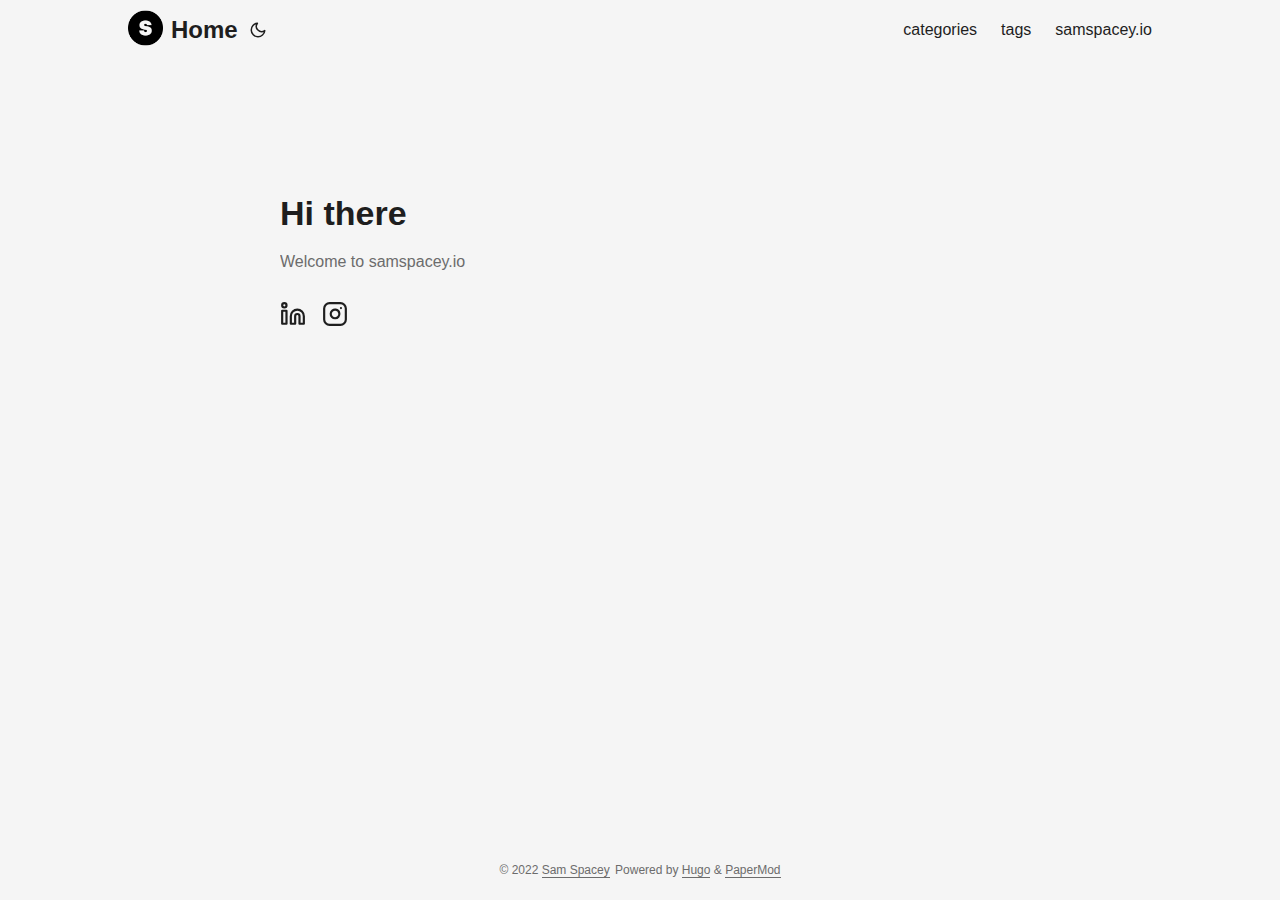
<file: index.html>
<!doctype html><html lang=en dir=auto>
<head>
<meta name=generator content="Hugo 0.92.2"><meta charset=utf-8>
<meta http-equiv=x-ua-compatible content="IE=edge">
<meta name=viewport content="width=device-width,initial-scale=1,shrink-to-fit=no">
<meta name=robots content="index, follow">
<title>Sam Spacey</title>
<meta name=keywords content="Blog,Portfolio,PaperMod">
<meta name=description content="Site designed by Sam Spacey">
<meta name=author content="Me">
<link rel=canonical href=https://samspacey.github.io/>
<meta name=google-site-verification content="XYZabc">
<meta name=yandex-verification content="XYZabc">
<meta name=msvalidate.01 content="XYZabc">
<link crossorigin=anonymous href=/assets/css/stylesheet.min.c88963fe2d79462000fd0fb1b3737783c32855d340583e4523343f8735c787f0.css integrity="sha256-yIlj/i15RiAA/Q+xs3N3g8MoVdNAWD5FIzQ/hzXHh/A=" rel="preload stylesheet" as=style>
<link rel=preload href=/samspacey_logo.png as=image>
<link rel=icon href=https://samspacey.github.io/%3Clink%20/%20abs%20url%3E>
<link rel=icon type=image/png sizes=16x16 href=https://samspacey.github.io/%3Clink%20/%20abs%20url%3E>
<link rel=icon type=image/png sizes=32x32 href=https://samspacey.github.io/%3Clink%20/%20abs%20url%3E>
<link rel=apple-touch-icon href=https://samspacey.github.io/%3Clink%20/%20abs%20url%3E>
<link rel=mask-icon href=https://samspacey.github.io/%3Clink%20/%20abs%20url%3E>
<meta name=theme-color content="#2e2e33">
<meta name=msapplication-TileColor content="#2e2e33">
<link rel=alternate type=application/rss+xml href=https://samspacey.github.io/index.xml>
<noscript>
<style>#theme-toggle,.top-link{display:none}</style>
<style>@media(prefers-color-scheme:dark){:root{--theme:rgb(29, 30, 32);--entry:rgb(46, 46, 51);--primary:rgb(218, 218, 219);--secondary:rgb(155, 156, 157);--tertiary:rgb(65, 66, 68);--content:rgb(196, 196, 197);--hljs-bg:rgb(46, 46, 51);--code-bg:rgb(55, 56, 62);--border:rgb(51, 51, 51)}.list{background:var(--theme)}.list:not(.dark)::-webkit-scrollbar-track{background:0 0}.list:not(.dark)::-webkit-scrollbar-thumb{border-color:var(--theme)}}</style>
</noscript>
<script type=application/javascript>var doNotTrack=!1;doNotTrack||(function(a,e,f,g,b,c,d){a.GoogleAnalyticsObject=b,a[b]=a[b]||function(){(a[b].q=a[b].q||[]).push(arguments)},a[b].l=1*new Date,c=e.createElement(f),d=e.getElementsByTagName(f)[0],c.async=1,c.src=g,d.parentNode.insertBefore(c,d)}(window,document,'script','https://www.google-analytics.com/analytics.js','ga'),ga('create','UA-123-45','auto'),ga('send','pageview'))</script><meta property="og:title" content="Sam Spacey">
<meta property="og:description" content="Site designed by Sam Spacey">
<meta property="og:type" content="website">
<meta property="og:url" content="https://samspacey.github.io/"><meta property="og:image" content="https://samspacey.github.io/%3Clink%20or%20path%20of%20image%20for%20opengraph,%20twitter-cards%3E"><meta property="og:site_name" content="SamSpacey">
<meta name=twitter:card content="summary_large_image">
<meta name=twitter:image content="https://samspacey.github.io/%3Clink%20or%20path%20of%20image%20for%20opengraph,%20twitter-cards%3E">
<meta name=twitter:title content="Sam Spacey">
<meta name=twitter:description content="Site designed by Sam Spacey">
<script type=application/ld+json>{"@context":"https://schema.org","@type":"Organization","name":"Sam Spacey","url":"https://samspacey.github.io/","description":"Site designed by Sam Spacey","thumbnailUrl":"https://samspacey.github.io/%3Clink%20/%20abs%20url%3E","sameAs":["https://www.linkedin.com/in/samspacey/","https://instagram.com/s_spacey"]}</script>
</head>
<body class=list id=top>
<script>localStorage.getItem("pref-theme")==="dark"?document.body.classList.add('dark'):localStorage.getItem("pref-theme")==="light"?document.body.classList.remove('dark'):window.matchMedia('(prefers-color-scheme: dark)').matches&&document.body.classList.add('dark')</script>
<header class=header>
<nav class=nav>
<div class=logo>
<a href=https://samspacey.github.io/ accesskey=h title="Home (Alt + H)">
<img src=https://samspacey.github.io/samspacey_logo.png alt=logo aria-label=logo height=35>Home</a>
<span class=logo-switches>
<button id=theme-toggle accesskey=t title="(Alt + T)"><svg id="moon" xmlns="http://www.w3.org/2000/svg" width="24" height="24" viewBox="0 0 24 24" fill="none" stroke="currentcolor" stroke-width="2" stroke-linecap="round" stroke-linejoin="round"><path d="M21 12.79A9 9 0 1111.21 3 7 7 0 0021 12.79z"/></svg><svg id="sun" xmlns="http://www.w3.org/2000/svg" width="24" height="24" viewBox="0 0 24 24" fill="none" stroke="currentcolor" stroke-width="2" stroke-linecap="round" stroke-linejoin="round"><circle cx="12" cy="12" r="5"/><line x1="12" y1="1" x2="12" y2="3"/><line x1="12" y1="21" x2="12" y2="23"/><line x1="4.22" y1="4.22" x2="5.64" y2="5.64"/><line x1="18.36" y1="18.36" x2="19.78" y2="19.78"/><line x1="1" y1="12" x2="3" y2="12"/><line x1="21" y1="12" x2="23" y2="12"/><line x1="4.22" y1="19.78" x2="5.64" y2="18.36"/><line x1="18.36" y1="5.64" x2="19.78" y2="4.22"/></svg>
</button>
</span>
</div>
<ul id=menu>
<li>
<a href=https://samspacey.github.io/categories/ title=categories>
<span>categories</span>
</a>
</li>
<li>
<a href=https://samspacey.github.io/tags/ title=tags>
<span>tags</span>
</a>
</li>
<li>
<a href=https://samspacey.io title=samspacey.io>
<span>samspacey.io</span>
</a>
</li>
</ul>
</nav>
</header>
<main class=main>
<article class="first-entry home-info">
<header class=entry-header>
<h1>Hi there</h1>
</header>
<section class=entry-content>
<p>Welcome to samspacey.io</p>
</section>
<footer class=entry-footer>
<div class=social-icons>
<a href=https://www.linkedin.com/in/samspacey/ target=_blank rel="noopener noreferrer me" title=Linkedin><svg xmlns="http://www.w3.org/2000/svg" viewBox="0 0 24 24" fill="none" stroke="currentcolor" stroke-width="2" stroke-linecap="round" stroke-linejoin="round"><path d="M16 8a6 6 0 016 6v7h-4v-7a2 2 0 00-2-2 2 2 0 00-2 2v7h-4v-7a6 6 0 016-6z"/><rect x="2" y="9" width="4" height="12"/><circle cx="4" cy="4" r="2"/></svg>
</a>
<a href=https://instagram.com/s_spacey target=_blank rel="noopener noreferrer me" title=Instagram><svg xmlns="http://www.w3.org/2000/svg" viewBox="0 0 24 24" fill="none" stroke="currentcolor" stroke-width="2" stroke-linecap="round" stroke-linejoin="round"><rect x="2" y="2" width="20" height="20" rx="5" ry="5"/><path d="M16 11.37A4 4 0 1112.63 8 4 4 0 0116 11.37z"/><line x1="17.5" y1="6.5" x2="17.5" y2="6.5"/></svg>
</a>
</div>
</footer>
</article>
</main>
<footer class=footer>
<span>&copy; 2022 <a href=https://samspacey.github.io/>Sam Spacey</a></span>
<span>
Powered by
<a href=https://gohugo.io/ rel="noopener noreferrer" target=_blank>Hugo</a> &
        <a href=https://git.io/hugopapermod rel=noopener target=_blank>PaperMod</a>
</span>
</footer>
<a href=#top aria-label="go to top" title="Go to Top (Alt + G)" class=top-link id=top-link accesskey=g><svg xmlns="http://www.w3.org/2000/svg" viewBox="0 0 12 6" fill="currentcolor"><path d="M12 6H0l6-6z"/></svg>
</a>
<script>let menu=document.getElementById('menu');menu&&(menu.scrollLeft=localStorage.getItem("menu-scroll-position"),menu.onscroll=function(){localStorage.setItem("menu-scroll-position",menu.scrollLeft)}),document.querySelectorAll('a[href^="#"]').forEach(a=>{a.addEventListener("click",function(b){b.preventDefault();var a=this.getAttribute("href").substr(1);window.matchMedia('(prefers-reduced-motion: reduce)').matches?document.querySelector(`[id='${decodeURIComponent(a)}']`).scrollIntoView():document.querySelector(`[id='${decodeURIComponent(a)}']`).scrollIntoView({behavior:"smooth"}),a==="top"?history.replaceState(null,null," "):history.pushState(null,null,`#${a}`)})})</script>
<script>var mybutton=document.getElementById("top-link");window.onscroll=function(){document.body.scrollTop>800||document.documentElement.scrollTop>800?(mybutton.style.visibility="visible",mybutton.style.opacity="1"):(mybutton.style.visibility="hidden",mybutton.style.opacity="0")}</script>
<script>document.getElementById("theme-toggle").addEventListener("click",()=>{document.body.className.includes("dark")?(document.body.classList.remove('dark'),localStorage.setItem("pref-theme",'light')):(document.body.classList.add('dark'),localStorage.setItem("pref-theme",'dark'))})</script>
</body>
</html>
</file>
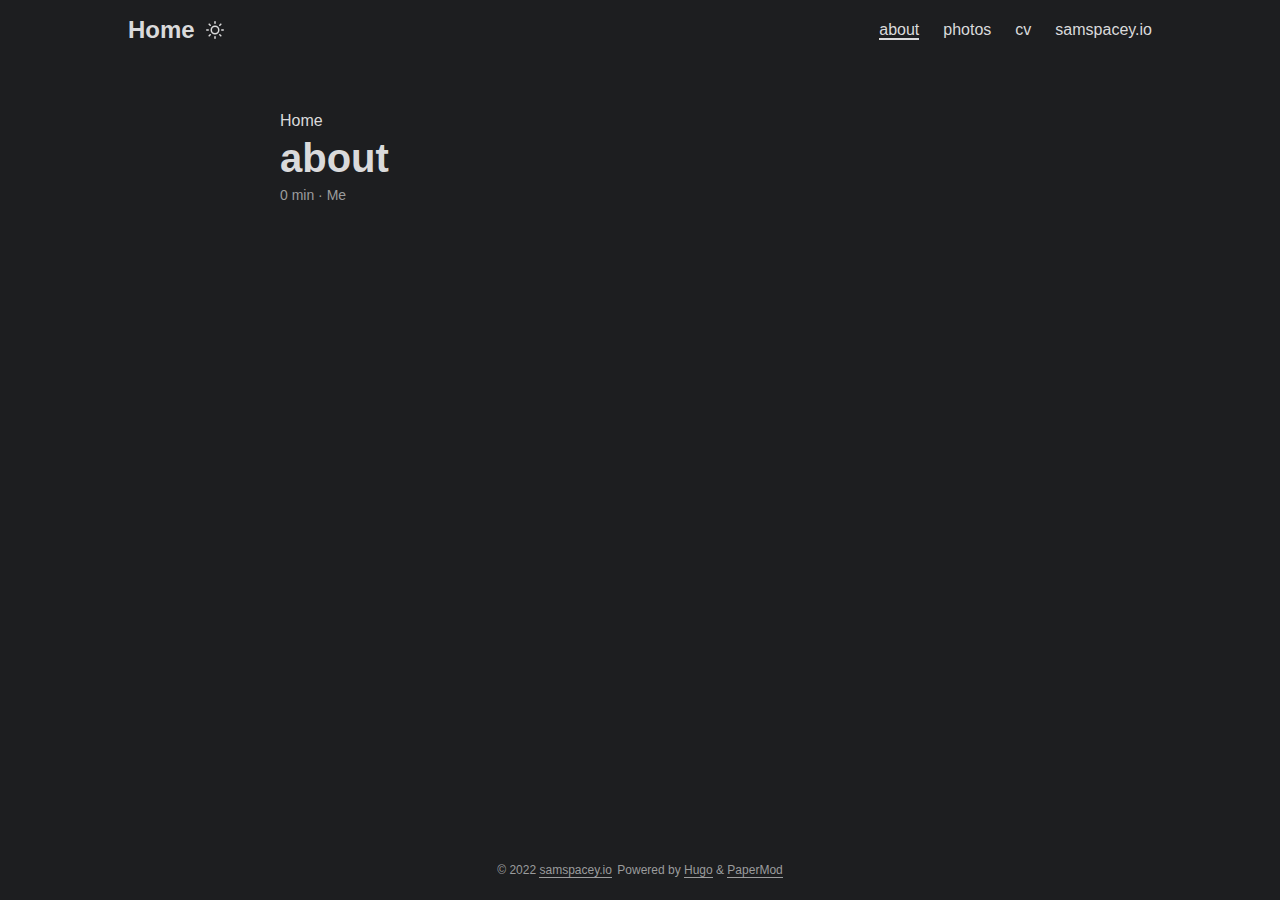
<file: about/index.html>
<!doctype html><html lang=en dir=auto>
<head><meta charset=utf-8>
<meta http-equiv=x-ua-compatible content="IE=edge">
<meta name=viewport content="width=device-width,initial-scale=1,shrink-to-fit=no">
<meta name=robots content="index, follow">
<title>about | samspacey.io</title>
<meta name=keywords content>
<meta name=description content="about">
<meta name=author content="Me">
<link rel=canonical href=https://samspacey.github.io/about/>
<meta name=google-site-verification content="XYZabc">
<meta name=yandex-verification content="XYZabc">
<meta name=msvalidate.01 content="XYZabc">
<link crossorigin=anonymous href=/assets/css/stylesheet.min.c88963fe2d79462000fd0fb1b3737783c32855d340583e4523343f8735c787f0.css integrity="sha256-yIlj/i15RiAA/Q+xs3N3g8MoVdNAWD5FIzQ/hzXHh/A=" rel="preload stylesheet" as=style>
<script defer crossorigin=anonymous src=/assets/js/highlight.min.7680afc38aa6b15ddf158a4f3780b7b1f7dde7e91d26f073e6229bb7a0793c92.js integrity="sha256-doCvw4qmsV3fFYpPN4C3sffd5+kdJvBz5iKbt6B5PJI=" onload=hljs.initHighlightingOnLoad()></script>
<link rel=icon href=https://samspacey.github.io/samspacey_logo.png>
<link rel=icon type=image/png sizes=16x16 href=https://samspacey.github.io/%3Clink%20/%20abs%20url%3E>
<link rel=icon type=image/png sizes=32x32 href=https://samspacey.github.io/%3Clink%20/%20abs%20url%3E>
<link rel=apple-touch-icon href=https://samspacey.github.io/%3Clink%20/%20abs%20url%3E>
<link rel=mask-icon href=https://samspacey.github.io/%3Clink%20/%20abs%20url%3E>
<meta name=theme-color content="#2e2e33">
<meta name=msapplication-TileColor content="#2e2e33">
<noscript>
<style>#theme-toggle,.top-link{display:none}</style>
</noscript>
<script type=application/javascript>var doNotTrack=!1;doNotTrack||(function(a,e,f,g,b,c,d){a.GoogleAnalyticsObject=b,a[b]=a[b]||function(){(a[b].q=a[b].q||[]).push(arguments)},a[b].l=1*new Date,c=e.createElement(f),d=e.getElementsByTagName(f)[0],c.async=1,c.src=g,d.parentNode.insertBefore(c,d)}(window,document,'script','https://www.google-analytics.com/analytics.js','ga'),ga('create','UA-123-45','auto'),ga('send','pageview'))</script><meta property="og:title" content="about">
<meta property="og:description" content="about">
<meta property="og:type" content="article">
<meta property="og:url" content="https://samspacey.github.io/about/"><meta property="og:image" content="https://samspacey.github.io/%3Clink%20or%20path%20of%20image%20for%20opengraph,%20twitter-cards%3E"><meta property="article:section" content>
<meta property="og:site_name" content="SamSpacey">
<meta name=twitter:card content="summary_large_image">
<meta name=twitter:image content="https://samspacey.github.io/%3Clink%20or%20path%20of%20image%20for%20opengraph,%20twitter-cards%3E">
<meta name=twitter:title content="about">
<meta name=twitter:description content="about">
<script type=application/ld+json>{"@context":"https://schema.org","@type":"BreadcrumbList","itemListElement":[{"@type":"ListItem","position":1,"name":"about","item":"https://samspacey.github.io/about/"}]}</script>
<script type=application/ld+json>{"@context":"https://schema.org","@type":"BlogPosting","headline":"about","name":"about","description":"about","keywords":[],"articleBody":"","wordCount":"0","inLanguage":"en","datePublished":"0001-01-01T00:00:00Z","dateModified":"0001-01-01T00:00:00Z","author":{"@type":"Person","name":"Me"},"mainEntityOfPage":{"@type":"WebPage","@id":"https://samspacey.github.io/about/"},"publisher":{"@type":"Organization","name":"samspacey.io","logo":{"@type":"ImageObject","url":"https://samspacey.github.io/samspacey_logo.png"}}}</script>
</head>
<body class=dark id=top>
<script>localStorage.getItem("pref-theme")==="light"&&document.body.classList.remove('dark')</script>
<header class=header>
<nav class=nav>
<div class=logo>
<a href=https://samspacey.github.io/ accesskey=h title="Home (Alt + H)">Home</a>
<span class=logo-switches>
<button id=theme-toggle accesskey=t title="(Alt + T)"><svg id="moon" xmlns="http://www.w3.org/2000/svg" width="24" height="24" viewBox="0 0 24 24" fill="none" stroke="currentcolor" stroke-width="2" stroke-linecap="round" stroke-linejoin="round"><path d="M21 12.79A9 9 0 1111.21 3 7 7 0 0021 12.79z"/></svg><svg id="sun" xmlns="http://www.w3.org/2000/svg" width="24" height="24" viewBox="0 0 24 24" fill="none" stroke="currentcolor" stroke-width="2" stroke-linecap="round" stroke-linejoin="round"><circle cx="12" cy="12" r="5"/><line x1="12" y1="1" x2="12" y2="3"/><line x1="12" y1="21" x2="12" y2="23"/><line x1="4.22" y1="4.22" x2="5.64" y2="5.64"/><line x1="18.36" y1="18.36" x2="19.78" y2="19.78"/><line x1="1" y1="12" x2="3" y2="12"/><line x1="21" y1="12" x2="23" y2="12"/><line x1="4.22" y1="19.78" x2="5.64" y2="18.36"/><line x1="18.36" y1="5.64" x2="19.78" y2="4.22"/></svg>
</button>
</span>
</div>
<ul id=menu>
<li>
<a href=https://samspacey.github.io/about/ title=about>
<span class=active>about</span>
</a>
</li>
<li>
<a href=https://samspacey.github.io/photos/ title=photos>
<span>photos</span>
</a>
</li>
<li>
<a href=https://samspacey.github.io/cv/ title=cv>
<span>cv</span>
</a>
</li>
<li>
<a href=https://samspacey.io title=samspacey.io>
<span>samspacey.io</span>
</a>
</li>
</ul>
</nav>
</header>
<main class=main>
<article class=post-single>
<header class=post-header>
<div class=breadcrumbs><a href=https://samspacey.github.io/>Home</a></div>
<h1 class=post-title>
about
</h1>
<div class=post-meta>0 min&nbsp;·&nbsp;Me
</div>
</header>
<footer class=post-footer>
</footer>
</article>
</main>
<footer class=footer>
<span>&copy; 2022 <a href=https://samspacey.github.io/>samspacey.io</a></span>
<span>
Powered by
<a href=https://gohugo.io/ rel="noopener noreferrer" target=_blank>Hugo</a> &
        <a href=https://git.io/hugopapermod rel=noopener target=_blank>PaperMod</a>
</span>
</footer>
<a href=#top aria-label="go to top" title="Go to Top (Alt + G)" class=top-link id=top-link accesskey=g><svg xmlns="http://www.w3.org/2000/svg" viewBox="0 0 12 6" fill="currentcolor"><path d="M12 6H0l6-6z"/></svg>
</a>
<script>let menu=document.getElementById('menu');menu&&(menu.scrollLeft=localStorage.getItem("menu-scroll-position"),menu.onscroll=function(){localStorage.setItem("menu-scroll-position",menu.scrollLeft)}),document.querySelectorAll('a[href^="#"]').forEach(a=>{a.addEventListener("click",function(b){b.preventDefault();var a=this.getAttribute("href").substr(1);window.matchMedia('(prefers-reduced-motion: reduce)').matches?document.querySelector(`[id='${decodeURIComponent(a)}']`).scrollIntoView():document.querySelector(`[id='${decodeURIComponent(a)}']`).scrollIntoView({behavior:"smooth"}),a==="top"?history.replaceState(null,null," "):history.pushState(null,null,`#${a}`)})})</script>
<script>var mybutton=document.getElementById("top-link");window.onscroll=function(){document.body.scrollTop>800||document.documentElement.scrollTop>800?(mybutton.style.visibility="visible",mybutton.style.opacity="1"):(mybutton.style.visibility="hidden",mybutton.style.opacity="0")}</script>
<script>document.getElementById("theme-toggle").addEventListener("click",()=>{document.body.className.includes("dark")?(document.body.classList.remove('dark'),localStorage.setItem("pref-theme",'light')):(document.body.classList.add('dark'),localStorage.setItem("pref-theme",'dark'))})</script>
</body>
</html>
</file>
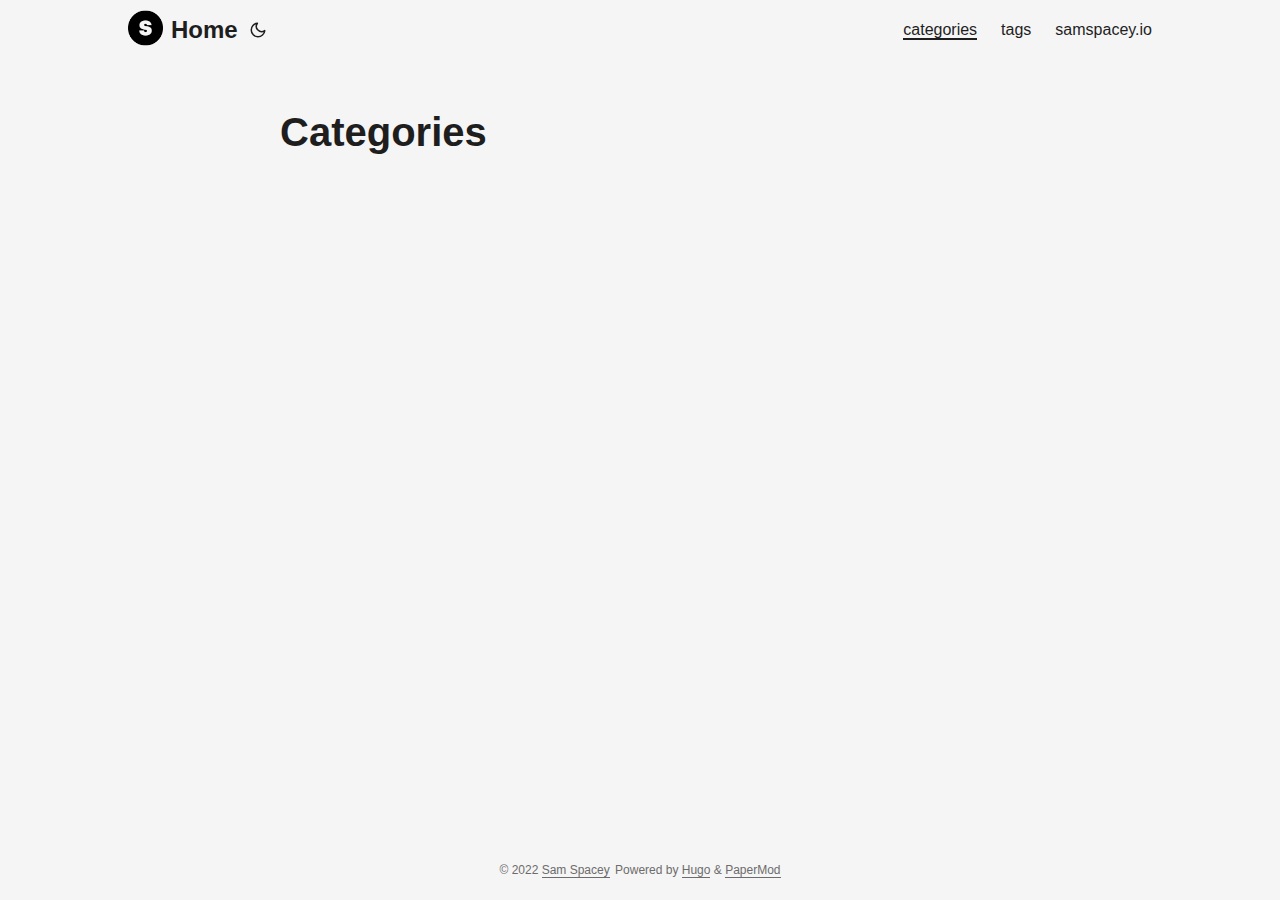
<file: categories/index.html>
<!doctype html><html lang=en dir=auto>
<head><meta charset=utf-8>
<meta http-equiv=x-ua-compatible content="IE=edge">
<meta name=viewport content="width=device-width,initial-scale=1,shrink-to-fit=no">
<meta name=robots content="index, follow">
<title>Categories | Sam Spacey</title>
<meta name=keywords content>
<meta name=description content="Site designed by Sam Spacey">
<meta name=author content="Me">
<link rel=canonical href=https://samspacey.github.io/categories/>
<meta name=google-site-verification content="XYZabc">
<meta name=yandex-verification content="XYZabc">
<meta name=msvalidate.01 content="XYZabc">
<link crossorigin=anonymous href=/assets/css/stylesheet.min.c88963fe2d79462000fd0fb1b3737783c32855d340583e4523343f8735c787f0.css integrity="sha256-yIlj/i15RiAA/Q+xs3N3g8MoVdNAWD5FIzQ/hzXHh/A=" rel="preload stylesheet" as=style>
<link rel=preload href=/samspacey_logo.png as=image>
<link rel=icon href=https://samspacey.github.io/%3Clink%20/%20abs%20url%3E>
<link rel=icon type=image/png sizes=16x16 href=https://samspacey.github.io/%3Clink%20/%20abs%20url%3E>
<link rel=icon type=image/png sizes=32x32 href=https://samspacey.github.io/%3Clink%20/%20abs%20url%3E>
<link rel=apple-touch-icon href=https://samspacey.github.io/%3Clink%20/%20abs%20url%3E>
<link rel=mask-icon href=https://samspacey.github.io/%3Clink%20/%20abs%20url%3E>
<meta name=theme-color content="#2e2e33">
<meta name=msapplication-TileColor content="#2e2e33">
<link rel=alternate type=application/rss+xml href=https://samspacey.github.io/categories/index.xml>
<noscript>
<style>#theme-toggle,.top-link{display:none}</style>
<style>@media(prefers-color-scheme:dark){:root{--theme:rgb(29, 30, 32);--entry:rgb(46, 46, 51);--primary:rgb(218, 218, 219);--secondary:rgb(155, 156, 157);--tertiary:rgb(65, 66, 68);--content:rgb(196, 196, 197);--hljs-bg:rgb(46, 46, 51);--code-bg:rgb(55, 56, 62);--border:rgb(51, 51, 51)}.list{background:var(--theme)}.list:not(.dark)::-webkit-scrollbar-track{background:0 0}.list:not(.dark)::-webkit-scrollbar-thumb{border-color:var(--theme)}}</style>
</noscript>
<script type=application/javascript>var doNotTrack=!1;doNotTrack||(function(a,e,f,g,b,c,d){a.GoogleAnalyticsObject=b,a[b]=a[b]||function(){(a[b].q=a[b].q||[]).push(arguments)},a[b].l=1*new Date,c=e.createElement(f),d=e.getElementsByTagName(f)[0],c.async=1,c.src=g,d.parentNode.insertBefore(c,d)}(window,document,'script','https://www.google-analytics.com/analytics.js','ga'),ga('create','UA-123-45','auto'),ga('send','pageview'))</script><meta property="og:title" content="Categories">
<meta property="og:description" content="Site designed by Sam Spacey">
<meta property="og:type" content="website">
<meta property="og:url" content="https://samspacey.github.io/categories/"><meta property="og:image" content="https://samspacey.github.io/%3Clink%20or%20path%20of%20image%20for%20opengraph,%20twitter-cards%3E"><meta property="og:site_name" content="SamSpacey">
<meta name=twitter:card content="summary_large_image">
<meta name=twitter:image content="https://samspacey.github.io/%3Clink%20or%20path%20of%20image%20for%20opengraph,%20twitter-cards%3E">
<meta name=twitter:title content="Categories">
<meta name=twitter:description content="Site designed by Sam Spacey">
</head>
<body class=list id=top>
<script>localStorage.getItem("pref-theme")==="dark"?document.body.classList.add('dark'):localStorage.getItem("pref-theme")==="light"?document.body.classList.remove('dark'):window.matchMedia('(prefers-color-scheme: dark)').matches&&document.body.classList.add('dark')</script>
<header class=header>
<nav class=nav>
<div class=logo>
<a href=https://samspacey.github.io/ accesskey=h title="Home (Alt + H)">
<img src=https://samspacey.github.io/samspacey_logo.png alt=logo aria-label=logo height=35>Home</a>
<span class=logo-switches>
<button id=theme-toggle accesskey=t title="(Alt + T)"><svg id="moon" xmlns="http://www.w3.org/2000/svg" width="24" height="24" viewBox="0 0 24 24" fill="none" stroke="currentcolor" stroke-width="2" stroke-linecap="round" stroke-linejoin="round"><path d="M21 12.79A9 9 0 1111.21 3 7 7 0 0021 12.79z"/></svg><svg id="sun" xmlns="http://www.w3.org/2000/svg" width="24" height="24" viewBox="0 0 24 24" fill="none" stroke="currentcolor" stroke-width="2" stroke-linecap="round" stroke-linejoin="round"><circle cx="12" cy="12" r="5"/><line x1="12" y1="1" x2="12" y2="3"/><line x1="12" y1="21" x2="12" y2="23"/><line x1="4.22" y1="4.22" x2="5.64" y2="5.64"/><line x1="18.36" y1="18.36" x2="19.78" y2="19.78"/><line x1="1" y1="12" x2="3" y2="12"/><line x1="21" y1="12" x2="23" y2="12"/><line x1="4.22" y1="19.78" x2="5.64" y2="18.36"/><line x1="18.36" y1="5.64" x2="19.78" y2="4.22"/></svg>
</button>
</span>
</div>
<ul id=menu>
<li>
<a href=https://samspacey.github.io/categories/ title=categories>
<span class=active>categories</span>
</a>
</li>
<li>
<a href=https://samspacey.github.io/tags/ title=tags>
<span>tags</span>
</a>
</li>
<li>
<a href=https://samspacey.io title=samspacey.io>
<span>samspacey.io</span>
</a>
</li>
</ul>
</nav>
</header>
<main class=main>
<header class=page-header>
<h1>Categories</h1>
</header>
<ul class=terms-tags>
</ul>
</main>
<footer class=footer>
<span>&copy; 2022 <a href=https://samspacey.github.io/>Sam Spacey</a></span>
<span>
Powered by
<a href=https://gohugo.io/ rel="noopener noreferrer" target=_blank>Hugo</a> &
        <a href=https://git.io/hugopapermod rel=noopener target=_blank>PaperMod</a>
</span>
</footer>
<a href=#top aria-label="go to top" title="Go to Top (Alt + G)" class=top-link id=top-link accesskey=g><svg xmlns="http://www.w3.org/2000/svg" viewBox="0 0 12 6" fill="currentcolor"><path d="M12 6H0l6-6z"/></svg>
</a>
<script>let menu=document.getElementById('menu');menu&&(menu.scrollLeft=localStorage.getItem("menu-scroll-position"),menu.onscroll=function(){localStorage.setItem("menu-scroll-position",menu.scrollLeft)}),document.querySelectorAll('a[href^="#"]').forEach(a=>{a.addEventListener("click",function(b){b.preventDefault();var a=this.getAttribute("href").substr(1);window.matchMedia('(prefers-reduced-motion: reduce)').matches?document.querySelector(`[id='${decodeURIComponent(a)}']`).scrollIntoView():document.querySelector(`[id='${decodeURIComponent(a)}']`).scrollIntoView({behavior:"smooth"}),a==="top"?history.replaceState(null,null," "):history.pushState(null,null,`#${a}`)})})</script>
<script>var mybutton=document.getElementById("top-link");window.onscroll=function(){document.body.scrollTop>800||document.documentElement.scrollTop>800?(mybutton.style.visibility="visible",mybutton.style.opacity="1"):(mybutton.style.visibility="hidden",mybutton.style.opacity="0")}</script>
<script>document.getElementById("theme-toggle").addEventListener("click",()=>{document.body.className.includes("dark")?(document.body.classList.remove('dark'),localStorage.setItem("pref-theme",'light')):(document.body.classList.add('dark'),localStorage.setItem("pref-theme",'dark'))})</script>
</body>
</html>
</file>
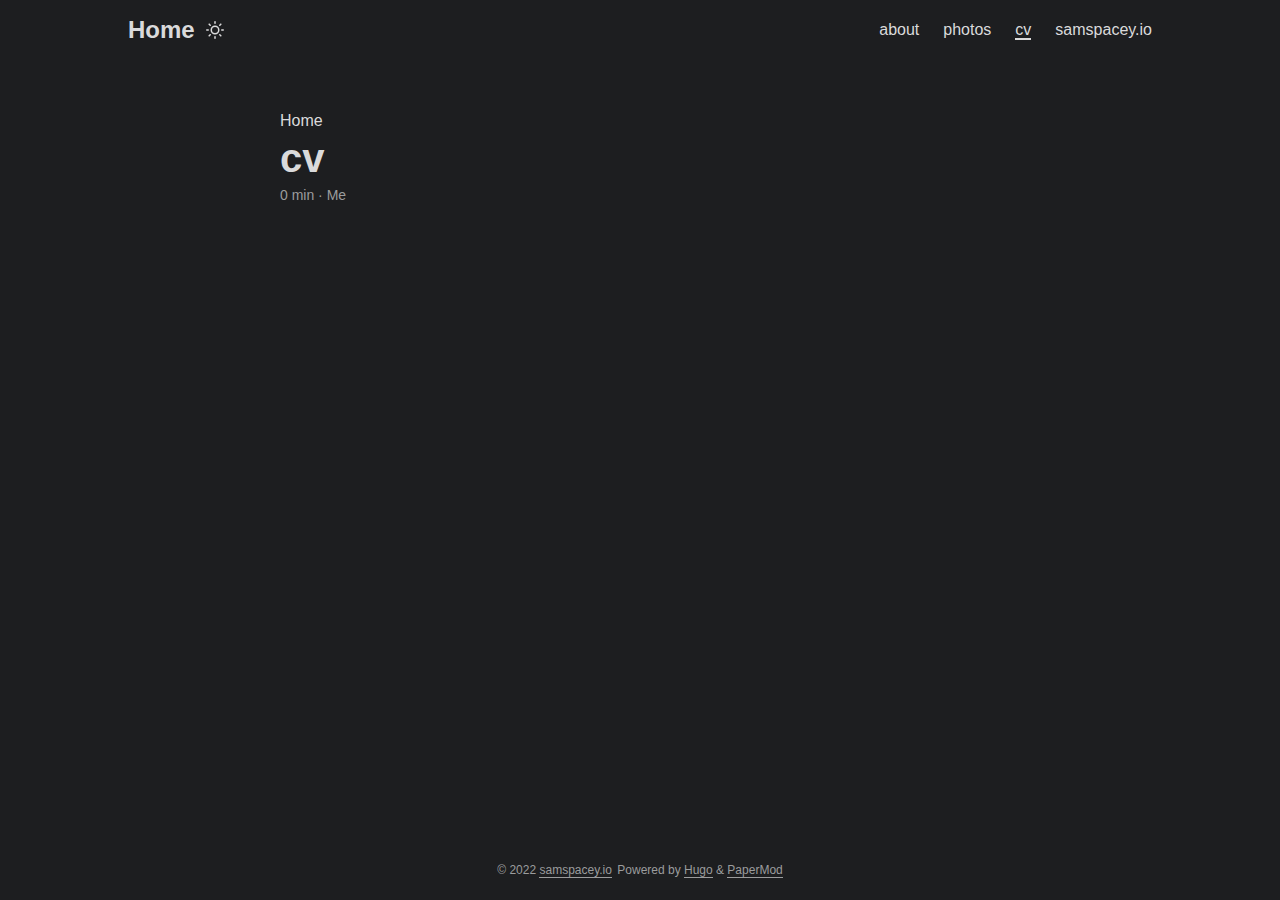
<file: cv/index.html>
<!doctype html><html lang=en dir=auto>
<head><meta charset=utf-8>
<meta http-equiv=x-ua-compatible content="IE=edge">
<meta name=viewport content="width=device-width,initial-scale=1,shrink-to-fit=no">
<meta name=robots content="index, follow">
<title>cv | samspacey.io</title>
<meta name=keywords content>
<meta name=description content="cv">
<meta name=author content="Me">
<link rel=canonical href=https://samspacey.github.io/cv/>
<meta name=google-site-verification content="XYZabc">
<meta name=yandex-verification content="XYZabc">
<meta name=msvalidate.01 content="XYZabc">
<link crossorigin=anonymous href=/assets/css/stylesheet.min.c88963fe2d79462000fd0fb1b3737783c32855d340583e4523343f8735c787f0.css integrity="sha256-yIlj/i15RiAA/Q+xs3N3g8MoVdNAWD5FIzQ/hzXHh/A=" rel="preload stylesheet" as=style>
<script defer crossorigin=anonymous src=/assets/js/highlight.min.7680afc38aa6b15ddf158a4f3780b7b1f7dde7e91d26f073e6229bb7a0793c92.js integrity="sha256-doCvw4qmsV3fFYpPN4C3sffd5+kdJvBz5iKbt6B5PJI=" onload=hljs.initHighlightingOnLoad()></script>
<link rel=icon href=https://samspacey.github.io/samspacey_logo.png>
<link rel=icon type=image/png sizes=16x16 href=https://samspacey.github.io/%3Clink%20/%20abs%20url%3E>
<link rel=icon type=image/png sizes=32x32 href=https://samspacey.github.io/%3Clink%20/%20abs%20url%3E>
<link rel=apple-touch-icon href=https://samspacey.github.io/%3Clink%20/%20abs%20url%3E>
<link rel=mask-icon href=https://samspacey.github.io/%3Clink%20/%20abs%20url%3E>
<meta name=theme-color content="#2e2e33">
<meta name=msapplication-TileColor content="#2e2e33">
<noscript>
<style>#theme-toggle,.top-link{display:none}</style>
</noscript>
<script type=application/javascript>var doNotTrack=!1;doNotTrack||(function(a,e,f,g,b,c,d){a.GoogleAnalyticsObject=b,a[b]=a[b]||function(){(a[b].q=a[b].q||[]).push(arguments)},a[b].l=1*new Date,c=e.createElement(f),d=e.getElementsByTagName(f)[0],c.async=1,c.src=g,d.parentNode.insertBefore(c,d)}(window,document,'script','https://www.google-analytics.com/analytics.js','ga'),ga('create','UA-123-45','auto'),ga('send','pageview'))</script><meta property="og:title" content="cv">
<meta property="og:description" content="cv">
<meta property="og:type" content="article">
<meta property="og:url" content="https://samspacey.github.io/cv/"><meta property="og:image" content="https://samspacey.github.io/%3Clink%20or%20path%20of%20image%20for%20opengraph,%20twitter-cards%3E"><meta property="article:section" content>
<meta property="og:site_name" content="SamSpacey">
<meta name=twitter:card content="summary_large_image">
<meta name=twitter:image content="https://samspacey.github.io/%3Clink%20or%20path%20of%20image%20for%20opengraph,%20twitter-cards%3E">
<meta name=twitter:title content="cv">
<meta name=twitter:description content="cv">
<script type=application/ld+json>{"@context":"https://schema.org","@type":"BreadcrumbList","itemListElement":[{"@type":"ListItem","position":1,"name":"cv","item":"https://samspacey.github.io/cv/"}]}</script>
<script type=application/ld+json>{"@context":"https://schema.org","@type":"BlogPosting","headline":"cv","name":"cv","description":"cv","keywords":[],"articleBody":"","wordCount":"0","inLanguage":"en","datePublished":"0001-01-01T00:00:00Z","dateModified":"0001-01-01T00:00:00Z","author":{"@type":"Person","name":"Me"},"mainEntityOfPage":{"@type":"WebPage","@id":"https://samspacey.github.io/cv/"},"publisher":{"@type":"Organization","name":"samspacey.io","logo":{"@type":"ImageObject","url":"https://samspacey.github.io/samspacey_logo.png"}}}</script>
</head>
<body class=dark id=top>
<script>localStorage.getItem("pref-theme")==="light"&&document.body.classList.remove('dark')</script>
<header class=header>
<nav class=nav>
<div class=logo>
<a href=https://samspacey.github.io/ accesskey=h title="Home (Alt + H)">Home</a>
<span class=logo-switches>
<button id=theme-toggle accesskey=t title="(Alt + T)"><svg id="moon" xmlns="http://www.w3.org/2000/svg" width="24" height="24" viewBox="0 0 24 24" fill="none" stroke="currentcolor" stroke-width="2" stroke-linecap="round" stroke-linejoin="round"><path d="M21 12.79A9 9 0 1111.21 3 7 7 0 0021 12.79z"/></svg><svg id="sun" xmlns="http://www.w3.org/2000/svg" width="24" height="24" viewBox="0 0 24 24" fill="none" stroke="currentcolor" stroke-width="2" stroke-linecap="round" stroke-linejoin="round"><circle cx="12" cy="12" r="5"/><line x1="12" y1="1" x2="12" y2="3"/><line x1="12" y1="21" x2="12" y2="23"/><line x1="4.22" y1="4.22" x2="5.64" y2="5.64"/><line x1="18.36" y1="18.36" x2="19.78" y2="19.78"/><line x1="1" y1="12" x2="3" y2="12"/><line x1="21" y1="12" x2="23" y2="12"/><line x1="4.22" y1="19.78" x2="5.64" y2="18.36"/><line x1="18.36" y1="5.64" x2="19.78" y2="4.22"/></svg>
</button>
</span>
</div>
<ul id=menu>
<li>
<a href=https://samspacey.github.io/about/ title=about>
<span>about</span>
</a>
</li>
<li>
<a href=https://samspacey.github.io/photos/ title=photos>
<span>photos</span>
</a>
</li>
<li>
<a href=https://samspacey.github.io/cv/ title=cv>
<span class=active>cv</span>
</a>
</li>
<li>
<a href=https://samspacey.io title=samspacey.io>
<span>samspacey.io</span>
</a>
</li>
</ul>
</nav>
</header>
<main class=main>
<article class=post-single>
<header class=post-header>
<div class=breadcrumbs><a href=https://samspacey.github.io/>Home</a></div>
<h1 class=post-title>
cv
</h1>
<div class=post-meta>0 min&nbsp;·&nbsp;Me
</div>
</header>
<footer class=post-footer>
</footer>
</article>
</main>
<footer class=footer>
<span>&copy; 2022 <a href=https://samspacey.github.io/>samspacey.io</a></span>
<span>
Powered by
<a href=https://gohugo.io/ rel="noopener noreferrer" target=_blank>Hugo</a> &
        <a href=https://git.io/hugopapermod rel=noopener target=_blank>PaperMod</a>
</span>
</footer>
<a href=#top aria-label="go to top" title="Go to Top (Alt + G)" class=top-link id=top-link accesskey=g><svg xmlns="http://www.w3.org/2000/svg" viewBox="0 0 12 6" fill="currentcolor"><path d="M12 6H0l6-6z"/></svg>
</a>
<script>let menu=document.getElementById('menu');menu&&(menu.scrollLeft=localStorage.getItem("menu-scroll-position"),menu.onscroll=function(){localStorage.setItem("menu-scroll-position",menu.scrollLeft)}),document.querySelectorAll('a[href^="#"]').forEach(a=>{a.addEventListener("click",function(b){b.preventDefault();var a=this.getAttribute("href").substr(1);window.matchMedia('(prefers-reduced-motion: reduce)').matches?document.querySelector(`[id='${decodeURIComponent(a)}']`).scrollIntoView():document.querySelector(`[id='${decodeURIComponent(a)}']`).scrollIntoView({behavior:"smooth"}),a==="top"?history.replaceState(null,null," "):history.pushState(null,null,`#${a}`)})})</script>
<script>var mybutton=document.getElementById("top-link");window.onscroll=function(){document.body.scrollTop>800||document.documentElement.scrollTop>800?(mybutton.style.visibility="visible",mybutton.style.opacity="1"):(mybutton.style.visibility="hidden",mybutton.style.opacity="0")}</script>
<script>document.getElementById("theme-toggle").addEventListener("click",()=>{document.body.className.includes("dark")?(document.body.classList.remove('dark'),localStorage.setItem("pref-theme",'light')):(document.body.classList.add('dark'),localStorage.setItem("pref-theme",'dark'))})</script>
</body>
</html>
</file>
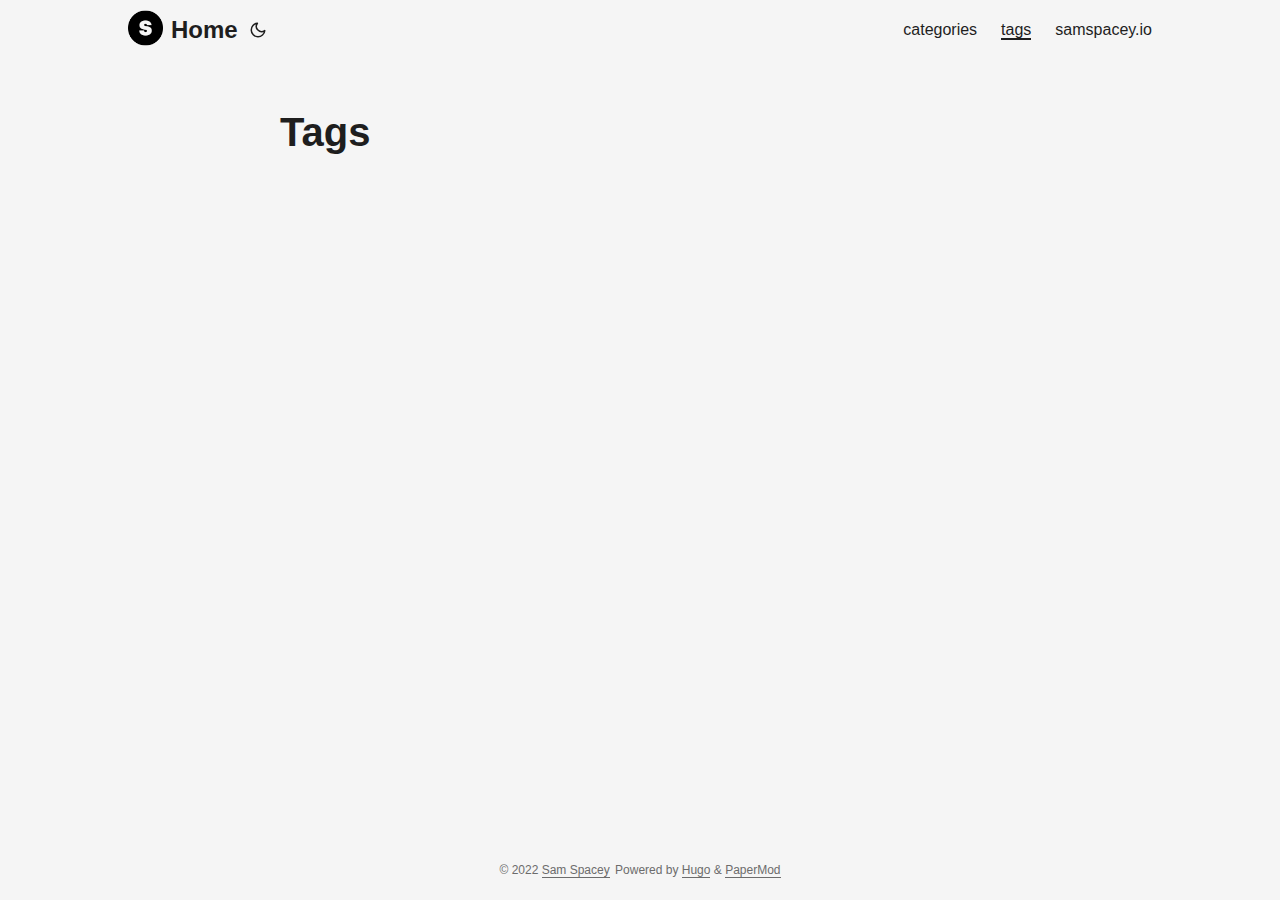
<file: tags/index.html>
<!doctype html><html lang=en dir=auto>
<head><meta charset=utf-8>
<meta http-equiv=x-ua-compatible content="IE=edge">
<meta name=viewport content="width=device-width,initial-scale=1,shrink-to-fit=no">
<meta name=robots content="index, follow">
<title>Tags | Sam Spacey</title>
<meta name=keywords content>
<meta name=description content="Site designed by Sam Spacey">
<meta name=author content="Me">
<link rel=canonical href=https://samspacey.github.io/tags/>
<meta name=google-site-verification content="XYZabc">
<meta name=yandex-verification content="XYZabc">
<meta name=msvalidate.01 content="XYZabc">
<link crossorigin=anonymous href=/assets/css/stylesheet.min.c88963fe2d79462000fd0fb1b3737783c32855d340583e4523343f8735c787f0.css integrity="sha256-yIlj/i15RiAA/Q+xs3N3g8MoVdNAWD5FIzQ/hzXHh/A=" rel="preload stylesheet" as=style>
<link rel=preload href=/samspacey_logo.png as=image>
<link rel=icon href=https://samspacey.github.io/%3Clink%20/%20abs%20url%3E>
<link rel=icon type=image/png sizes=16x16 href=https://samspacey.github.io/%3Clink%20/%20abs%20url%3E>
<link rel=icon type=image/png sizes=32x32 href=https://samspacey.github.io/%3Clink%20/%20abs%20url%3E>
<link rel=apple-touch-icon href=https://samspacey.github.io/%3Clink%20/%20abs%20url%3E>
<link rel=mask-icon href=https://samspacey.github.io/%3Clink%20/%20abs%20url%3E>
<meta name=theme-color content="#2e2e33">
<meta name=msapplication-TileColor content="#2e2e33">
<link rel=alternate type=application/rss+xml href=https://samspacey.github.io/tags/index.xml>
<noscript>
<style>#theme-toggle,.top-link{display:none}</style>
<style>@media(prefers-color-scheme:dark){:root{--theme:rgb(29, 30, 32);--entry:rgb(46, 46, 51);--primary:rgb(218, 218, 219);--secondary:rgb(155, 156, 157);--tertiary:rgb(65, 66, 68);--content:rgb(196, 196, 197);--hljs-bg:rgb(46, 46, 51);--code-bg:rgb(55, 56, 62);--border:rgb(51, 51, 51)}.list{background:var(--theme)}.list:not(.dark)::-webkit-scrollbar-track{background:0 0}.list:not(.dark)::-webkit-scrollbar-thumb{border-color:var(--theme)}}</style>
</noscript>
<script type=application/javascript>var doNotTrack=!1;doNotTrack||(function(a,e,f,g,b,c,d){a.GoogleAnalyticsObject=b,a[b]=a[b]||function(){(a[b].q=a[b].q||[]).push(arguments)},a[b].l=1*new Date,c=e.createElement(f),d=e.getElementsByTagName(f)[0],c.async=1,c.src=g,d.parentNode.insertBefore(c,d)}(window,document,'script','https://www.google-analytics.com/analytics.js','ga'),ga('create','UA-123-45','auto'),ga('send','pageview'))</script><meta property="og:title" content="Tags">
<meta property="og:description" content="Site designed by Sam Spacey">
<meta property="og:type" content="website">
<meta property="og:url" content="https://samspacey.github.io/tags/"><meta property="og:image" content="https://samspacey.github.io/%3Clink%20or%20path%20of%20image%20for%20opengraph,%20twitter-cards%3E"><meta property="og:site_name" content="SamSpacey">
<meta name=twitter:card content="summary_large_image">
<meta name=twitter:image content="https://samspacey.github.io/%3Clink%20or%20path%20of%20image%20for%20opengraph,%20twitter-cards%3E">
<meta name=twitter:title content="Tags">
<meta name=twitter:description content="Site designed by Sam Spacey">
</head>
<body class=list id=top>
<script>localStorage.getItem("pref-theme")==="dark"?document.body.classList.add('dark'):localStorage.getItem("pref-theme")==="light"?document.body.classList.remove('dark'):window.matchMedia('(prefers-color-scheme: dark)').matches&&document.body.classList.add('dark')</script>
<header class=header>
<nav class=nav>
<div class=logo>
<a href=https://samspacey.github.io/ accesskey=h title="Home (Alt + H)">
<img src=https://samspacey.github.io/samspacey_logo.png alt=logo aria-label=logo height=35>Home</a>
<span class=logo-switches>
<button id=theme-toggle accesskey=t title="(Alt + T)"><svg id="moon" xmlns="http://www.w3.org/2000/svg" width="24" height="24" viewBox="0 0 24 24" fill="none" stroke="currentcolor" stroke-width="2" stroke-linecap="round" stroke-linejoin="round"><path d="M21 12.79A9 9 0 1111.21 3 7 7 0 0021 12.79z"/></svg><svg id="sun" xmlns="http://www.w3.org/2000/svg" width="24" height="24" viewBox="0 0 24 24" fill="none" stroke="currentcolor" stroke-width="2" stroke-linecap="round" stroke-linejoin="round"><circle cx="12" cy="12" r="5"/><line x1="12" y1="1" x2="12" y2="3"/><line x1="12" y1="21" x2="12" y2="23"/><line x1="4.22" y1="4.22" x2="5.64" y2="5.64"/><line x1="18.36" y1="18.36" x2="19.78" y2="19.78"/><line x1="1" y1="12" x2="3" y2="12"/><line x1="21" y1="12" x2="23" y2="12"/><line x1="4.22" y1="19.78" x2="5.64" y2="18.36"/><line x1="18.36" y1="5.64" x2="19.78" y2="4.22"/></svg>
</button>
</span>
</div>
<ul id=menu>
<li>
<a href=https://samspacey.github.io/categories/ title=categories>
<span>categories</span>
</a>
</li>
<li>
<a href=https://samspacey.github.io/tags/ title=tags>
<span class=active>tags</span>
</a>
</li>
<li>
<a href=https://samspacey.io title=samspacey.io>
<span>samspacey.io</span>
</a>
</li>
</ul>
</nav>
</header>
<main class=main>
<header class=page-header>
<h1>Tags</h1>
</header>
<ul class=terms-tags>
</ul>
</main>
<footer class=footer>
<span>&copy; 2022 <a href=https://samspacey.github.io/>Sam Spacey</a></span>
<span>
Powered by
<a href=https://gohugo.io/ rel="noopener noreferrer" target=_blank>Hugo</a> &
        <a href=https://git.io/hugopapermod rel=noopener target=_blank>PaperMod</a>
</span>
</footer>
<a href=#top aria-label="go to top" title="Go to Top (Alt + G)" class=top-link id=top-link accesskey=g><svg xmlns="http://www.w3.org/2000/svg" viewBox="0 0 12 6" fill="currentcolor"><path d="M12 6H0l6-6z"/></svg>
</a>
<script>let menu=document.getElementById('menu');menu&&(menu.scrollLeft=localStorage.getItem("menu-scroll-position"),menu.onscroll=function(){localStorage.setItem("menu-scroll-position",menu.scrollLeft)}),document.querySelectorAll('a[href^="#"]').forEach(a=>{a.addEventListener("click",function(b){b.preventDefault();var a=this.getAttribute("href").substr(1);window.matchMedia('(prefers-reduced-motion: reduce)').matches?document.querySelector(`[id='${decodeURIComponent(a)}']`).scrollIntoView():document.querySelector(`[id='${decodeURIComponent(a)}']`).scrollIntoView({behavior:"smooth"}),a==="top"?history.replaceState(null,null," "):history.pushState(null,null,`#${a}`)})})</script>
<script>var mybutton=document.getElementById("top-link");window.onscroll=function(){document.body.scrollTop>800||document.documentElement.scrollTop>800?(mybutton.style.visibility="visible",mybutton.style.opacity="1"):(mybutton.style.visibility="hidden",mybutton.style.opacity="0")}</script>
<script>document.getElementById("theme-toggle").addEventListener("click",()=>{document.body.className.includes("dark")?(document.body.classList.remove('dark'),localStorage.setItem("pref-theme",'light')):(document.body.classList.add('dark'),localStorage.setItem("pref-theme",'dark'))})</script>
</body>
</html>
</file>
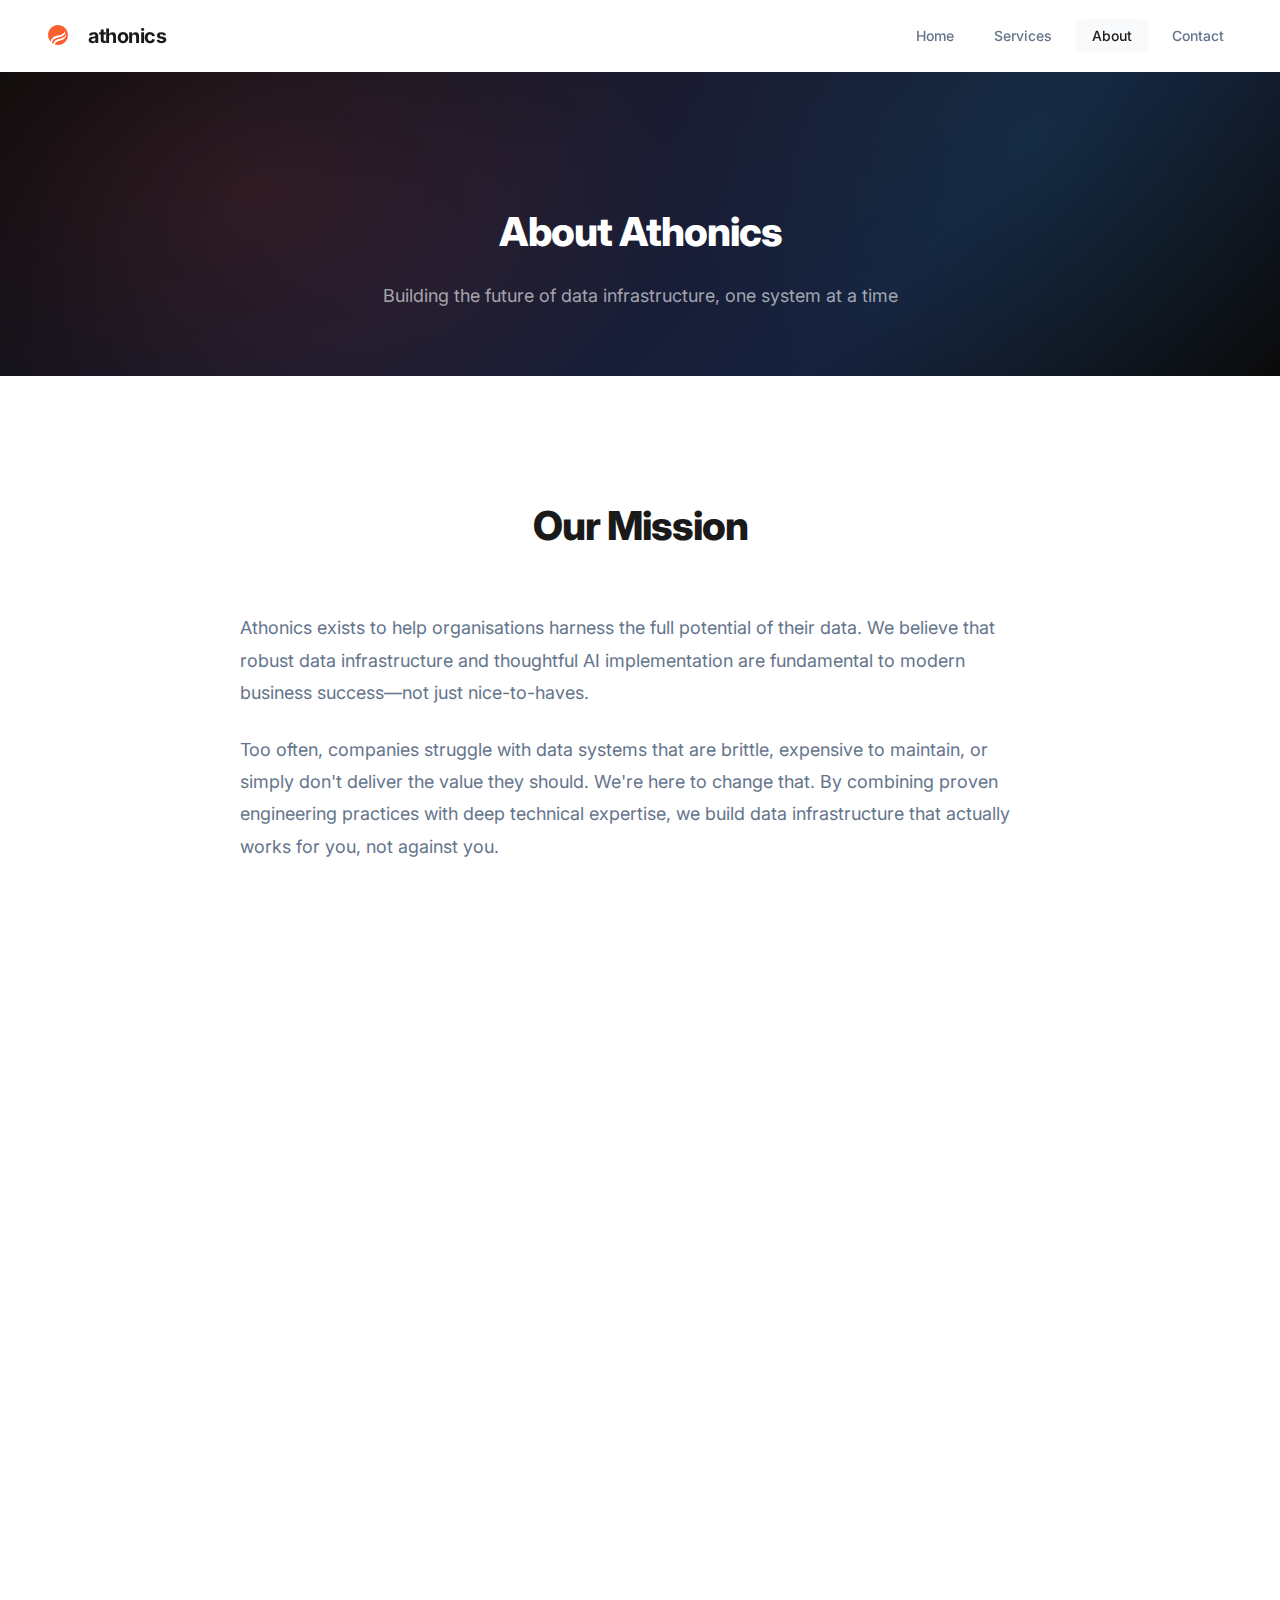
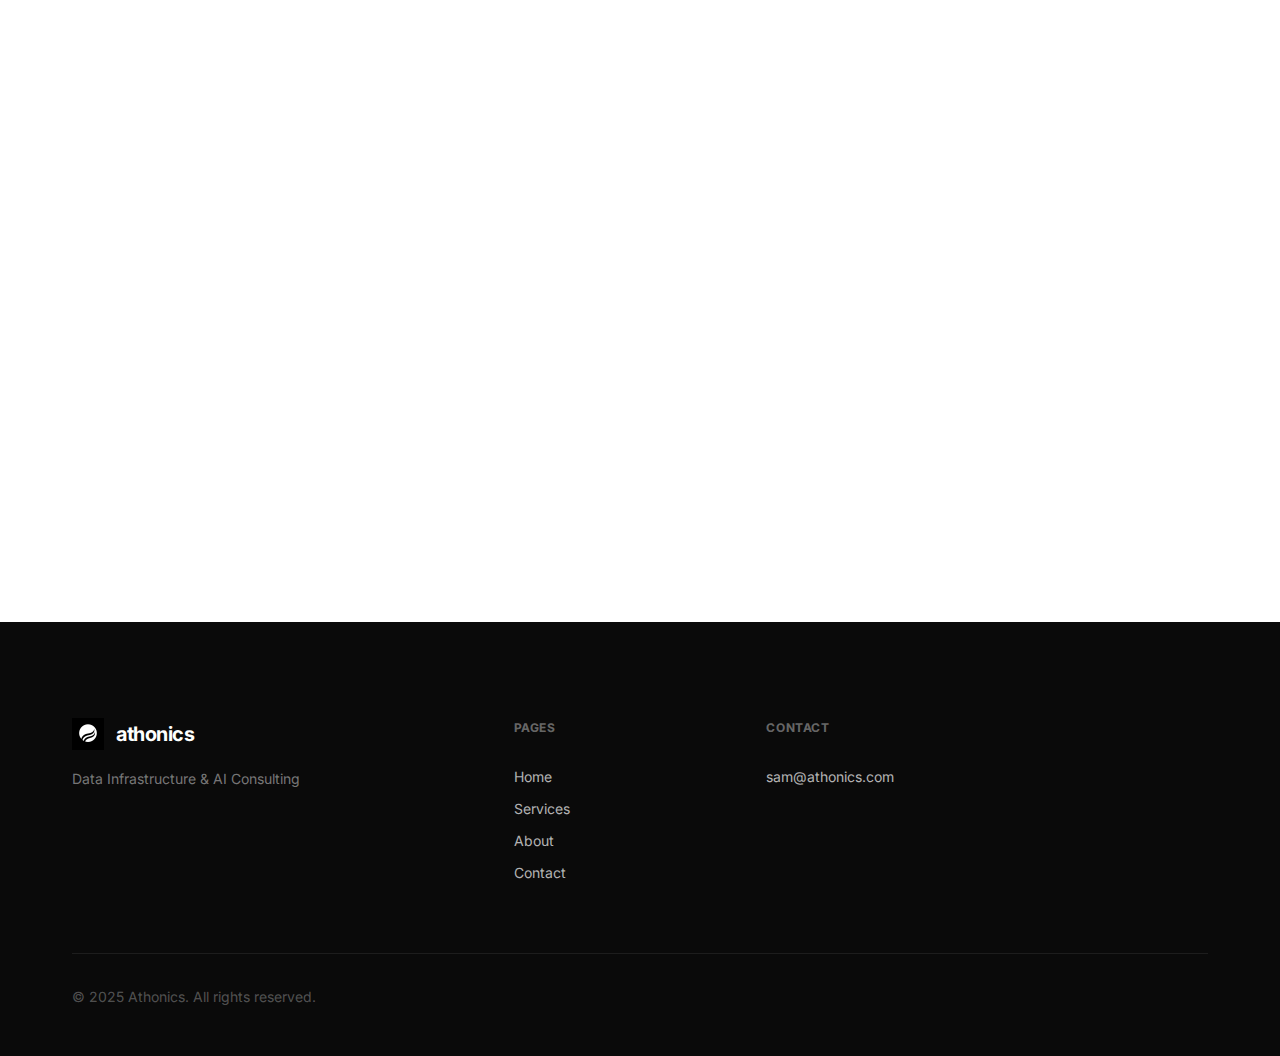
<file: about.html>
<!DOCTYPE html>
<html lang="en-GB">
<head>
    <meta charset="UTF-8">
    <meta name="viewport" content="width=device-width, initial-scale=1.0">
    <meta name="description" content="About Athonics - Our mission, methodology, and approach to data infrastructure and AI consulting.">
    <title>About - Athonics</title>
    <meta property="og:title" content="About - Athonics">
    <meta property="og:description" content="About Athonics - Our mission, methodology, and approach to data infrastructure and AI consulting.">
    <meta property="og:type" content="website">
    <meta property="og:url" content="https://athonics.com/about.html">
    <meta property="og:image" content="https://athonics.com/logo.png">
    <link rel="icon" type="image/png" sizes="32x32" href="favicon-32x32.png">
    <link rel="icon" type="image/png" sizes="16x16" href="favicon-16x16.png">
    <link rel="shortcut icon" href="favicon.ico">
    <link rel="preconnect" href="https://fonts.googleapis.com">
    <link rel="preconnect" href="https://fonts.gstatic.com" crossorigin>
    <link rel="stylesheet" href="https://fonts.googleapis.com/css2?family=Inter:wght@300;400;500;600;700;800;900&display=swap">
    <link rel="stylesheet" href="styles.css">
    <noscript><style>.reveal { opacity: 1; transform: none; }</style></noscript>
</head>
<body>
    <!-- Scroll Progress Bar -->
    <div class="scroll-progress" id="scroll-progress"></div>

    <nav>
        <div class="nav-container">
            <a href="/" class="logo">
                <img src="logo.png" alt="Athonics Logo">
                <span class="logo-text">athonics</span>
            </a>
            <button class="mobile-menu-toggle" id="mobile-menu-toggle" aria-label="Toggle menu" aria-expanded="false">
                <span></span>
                <span></span>
                <span></span>
            </button>
            <ul class="nav-links" id="nav-links">
                <li><a href="/">Home</a></li>
                <li><a href="services.html">Services</a></li>
                <li><a href="about.html" class="active">About</a></li>
                <li><a href="contact.html">Contact</a></li>
            </ul>
        </div>
    </nav>

    <section class="page-header">
        <div class="page-header-content">
            <h1>About Athonics</h1>
            <p>Building the future of data infrastructure, one system at a time</p>
        </div>
    </section>

    <!-- Mission Section -->
    <section class="section reveal">
        <div class="container">
            <div class="section-header">
                <h2>Our Mission</h2>
            </div>
            <div class="mission-content">
                <p>
                    Athonics exists to help organisations harness the full potential of their data. We believe that robust data infrastructure and thoughtful AI implementation are fundamental to modern business success—not just nice-to-haves.
                </p>
                <p>
                    Too often, companies struggle with data systems that are brittle, expensive to maintain, or simply don't deliver the value they should. We're here to change that. By combining proven engineering practices with deep technical expertise, we build data infrastructure that actually works for you, not against you.
                </p>
            </div>
        </div>
    </section>

    <!-- Methodology Timeline Section -->
    <section class="section section-alt reveal">
        <div class="container">
            <div class="section-header">
                <h2>Our Methodology</h2>
                <p>Our approach is built on years of experience delivering data infrastructure projects across industries. We've refined a methodology that balances rigour with pragmatism—ensuring your systems are built right without getting bogged down in unnecessary complexity.</p>
            </div>

            <div class="timeline">
                <div class="timeline-step reveal">
                    <div class="step-number">01</div>
                    <div class="step-content">
                        <h4>Discovery &amp; Assessment</h4>
                        <p>We start by understanding your business goals, technical landscape, and pain points. This isn't just box-ticking—we dig deep to uncover the real requirements and constraints.</p>
                    </div>
                </div>

                <div class="timeline-step reveal">
                    <div class="step-number">02</div>
                    <div class="step-content">
                        <h4>Design &amp; Architecture</h4>
                        <p>We design solutions that fit your context. Whether you need real-time streaming, batch processing, or hybrid approaches, we architect systems that are scalable, maintainable, and cost-effective.</p>
                    </div>
                </div>

                <div class="timeline-step reveal">
                    <div class="step-number">03</div>
                    <div class="step-content">
                        <h4>Iterative Implementation</h4>
                        <p>We build in short cycles with regular check-ins. This means you see progress quickly, can provide feedback early, and we can adapt as we learn more about your needs.</p>
                    </div>
                </div>

                <div class="timeline-step reveal">
                    <div class="step-number">04</div>
                    <div class="step-content">
                        <h4>Testing &amp; Validation</h4>
                        <p>Every system we build is thoroughly tested—from data quality checks to performance benchmarks. We don't ship until we're confident it works as intended.</p>
                    </div>
                </div>

                <div class="timeline-step reveal">
                    <div class="step-number">05</div>
                    <div class="step-content">
                        <h4>Knowledge Transfer</h4>
                        <p>We don't believe in building black boxes. Through documentation, training, and hands-on collaboration, we ensure your team can operate and evolve the systems we build.</p>
                    </div>
                </div>

                <div class="timeline-step reveal">
                    <div class="step-number">06</div>
                    <div class="step-content">
                        <h4>Continuous Support</h4>
                        <p>Our relationship doesn't end at deployment. We provide ongoing support, monitoring, and optimisation to ensure your infrastructure continues delivering value.</p>
                    </div>
                </div>
            </div>
        </div>
    </section>

    <!-- Values Section -->
    <section class="section reveal">
        <div class="container">
            <div class="section-header">
                <h2>Our Values</h2>
                <p>These principles guide how we work with clients and build systems:</p>
            </div>

            <div class="values-grid">
                <div class="value-card reveal">
                    <div class="value-icon">
                        <svg width="32" height="32" viewBox="0 0 24 24" fill="none" stroke="currentColor" stroke-width="2" stroke-linecap="round" stroke-linejoin="round">
                            <circle cx="12" cy="12" r="10"></circle>
                            <circle cx="12" cy="12" r="6"></circle>
                            <circle cx="12" cy="12" r="2"></circle>
                        </svg>
                    </div>
                    <h4>Outcome-Focused</h4>
                    <p>We care about business results, not just technical elegance. Every decision is measured against whether it helps you achieve your goals.</p>
                </div>

                <div class="value-card reveal">
                    <div class="value-icon">
                        <svg width="32" height="32" viewBox="0 0 24 24" fill="none" stroke="currentColor" stroke-width="2" stroke-linecap="round" stroke-linejoin="round">
                            <path d="M14.7 6.3a1 1 0 0 0 0 1.4l1.6 1.6a1 1 0 0 0 1.4 0l3.77-3.77a6 6 0 0 1-7.94 7.94l-6.91 6.91a2.12 2.12 0 0 1-3-3l6.91-6.91a6 6 0 0 1 7.94-7.94l-3.76 3.76z"></path>
                        </svg>
                    </div>
                    <h4>Pragmatic Engineering</h4>
                    <p>We balance best practices with practical constraints. The "right" solution is the one that works for your context, timeline, and budget.</p>
                </div>

                <div class="value-card reveal">
                    <div class="value-icon">
                        <svg width="32" height="32" viewBox="0 0 24 24" fill="none" stroke="currentColor" stroke-width="2" stroke-linecap="round" stroke-linejoin="round">
                            <path d="M21 15a2 2 0 0 1-2 2H7l-4 4V5a2 2 0 0 1 2-2h14a2 2 0 0 1 2 2z"></path>
                        </svg>
                    </div>
                    <h4>Transparent Communication</h4>
                    <p>No surprises, no jargon. We explain what we're doing, why we're doing it, and what trade-offs we're making along the way.</p>
                </div>

                <div class="value-card reveal">
                    <div class="value-icon">
                        <svg width="32" height="32" viewBox="0 0 24 24" fill="none" stroke="currentColor" stroke-width="2" stroke-linecap="round" stroke-linejoin="round">
                            <path d="M22 2L11 13"></path>
                            <path d="M22 2L15 22L11 13L2 9L22 2Z"></path>
                        </svg>
                    </div>
                    <h4>Long-term Partnership</h4>
                    <p>We're not here to build something and disappear. We're invested in your success over the long term, adapting and evolving with your needs.</p>
                </div>
            </div>
        </div>
    </section>

    <!-- Why Work With Us Section -->
    <section class="section section-alt reveal">
        <div class="container">
            <div class="section-header">
                <h2>Why Work With Us</h2>
            </div>

            <div class="differentiators">
                <h3>What Sets Us Apart</h3>
                <ul class="differentiators-list">
                    <li>
                        <strong>Proven Track Record:</strong> We've built data systems for organisations ranging from fast-growing startups to established enterprises, across finance, healthcare, e-commerce, and beyond.
                    </li>
                    <li>
                        <strong>Technical Depth:</strong> Our team has deep expertise in modern data stacks, cloud platforms, and AI/ML technologies. We stay current with the latest tools and best practices.
                    </li>
                    <li>
                        <strong>Business Perspective:</strong> We're not just technologists—we understand business context, ROI considerations, and how to balance technical excellence with pragmatic delivery.
                    </li>
                    <li>
                        <strong>Collaborative Approach:</strong> We work alongside your team, not in isolation. You'll have visibility into our work and influence over decisions at every stage.
                    </li>
                    <li>
                        <strong>Quality Without Compromise:</strong> We don't cut corners on data quality, testing, or documentation. These fundamentals are what separate systems that last from those that become liabilities.
                    </li>
                    <li>
                        <strong>Flexible Engagement:</strong> Whether you need a one-off project, ongoing support, or something in between, we adapt to your needs.
                    </li>
                </ul>
            </div>
        </div>
    </section>

    <!-- Our Approach to AI Section -->
    <section class="section reveal">
        <div class="container">
            <div class="section-header">
                <h2>Our Approach to AI</h2>
            </div>
            <div class="ai-approach">
                <p>
                    AI is transforming how businesses operate, but cutting through the hype to find practical, valuable applications requires experience and judgement. We help organisations:
                </p>
                <div class="approach-items">
                    <div class="approach-item reveal">
                        <h4>Identify real opportunities</h4>
                        <p>Not every problem needs AI, and not every AI use case delivers value. We help you focus on applications that genuinely move the needle for your business.</p>
                    </div>
                    <div class="approach-item reveal">
                        <h4>Build production-ready systems</h4>
                        <p>There's a big gap between a proof-of-concept and a reliable production system. We bridge that gap with robust engineering, proper monitoring, and realistic expectations.</p>
                    </div>
                    <div class="approach-item reveal">
                        <h4>Navigate the landscape</h4>
                        <p>The AI ecosystem moves fast. We stay on top of emerging technologies and best practices so you don't have to, recommending tools and approaches that fit your specific context.</p>
                    </div>
                </div>
            </div>
        </div>
    </section>

    <!-- CTA Section -->
    <section class="cta-section reveal">
        <div class="container">
            <h2>Let's Talk About Your Project</h2>
            <p>Ready to build data infrastructure that actually works? Get in touch.</p>
            <a href="contact.html" class="cta-button">Contact Us</a>
        </div>
    </section>

    <!-- Footer -->
    <footer>
        <div class="container">
            <div class="footer-grid">
                <div class="footer-brand">
                    <a href="/" class="logo">
                        <img src="Logo/logo-white.png" alt="Athonics Logo" style="height:32px;">
                        <span class="logo-text" style="color:#fff;">athonics</span>
                    </a>
                    <p>Data Infrastructure &amp; AI Consulting</p>
                </div>
                <div class="footer-col">
                    <h4>Pages</h4>
                    <a href="/">Home</a>
                    <a href="services.html">Services</a>
                    <a href="about.html">About</a>
                    <a href="contact.html">Contact</a>
                </div>
                <div class="footer-col">
                    <h4>Contact</h4>
                    <a href="mailto:sam@athonics.com">sam@athonics.com</a>
                </div>
            </div>
            <div class="footer-bottom">
                <p>&copy; 2025 Athonics. All rights reserved.</p>
            </div>
        </div>
    </footer>

    <script src="main.js"></script>
</body>
</html>
</file>
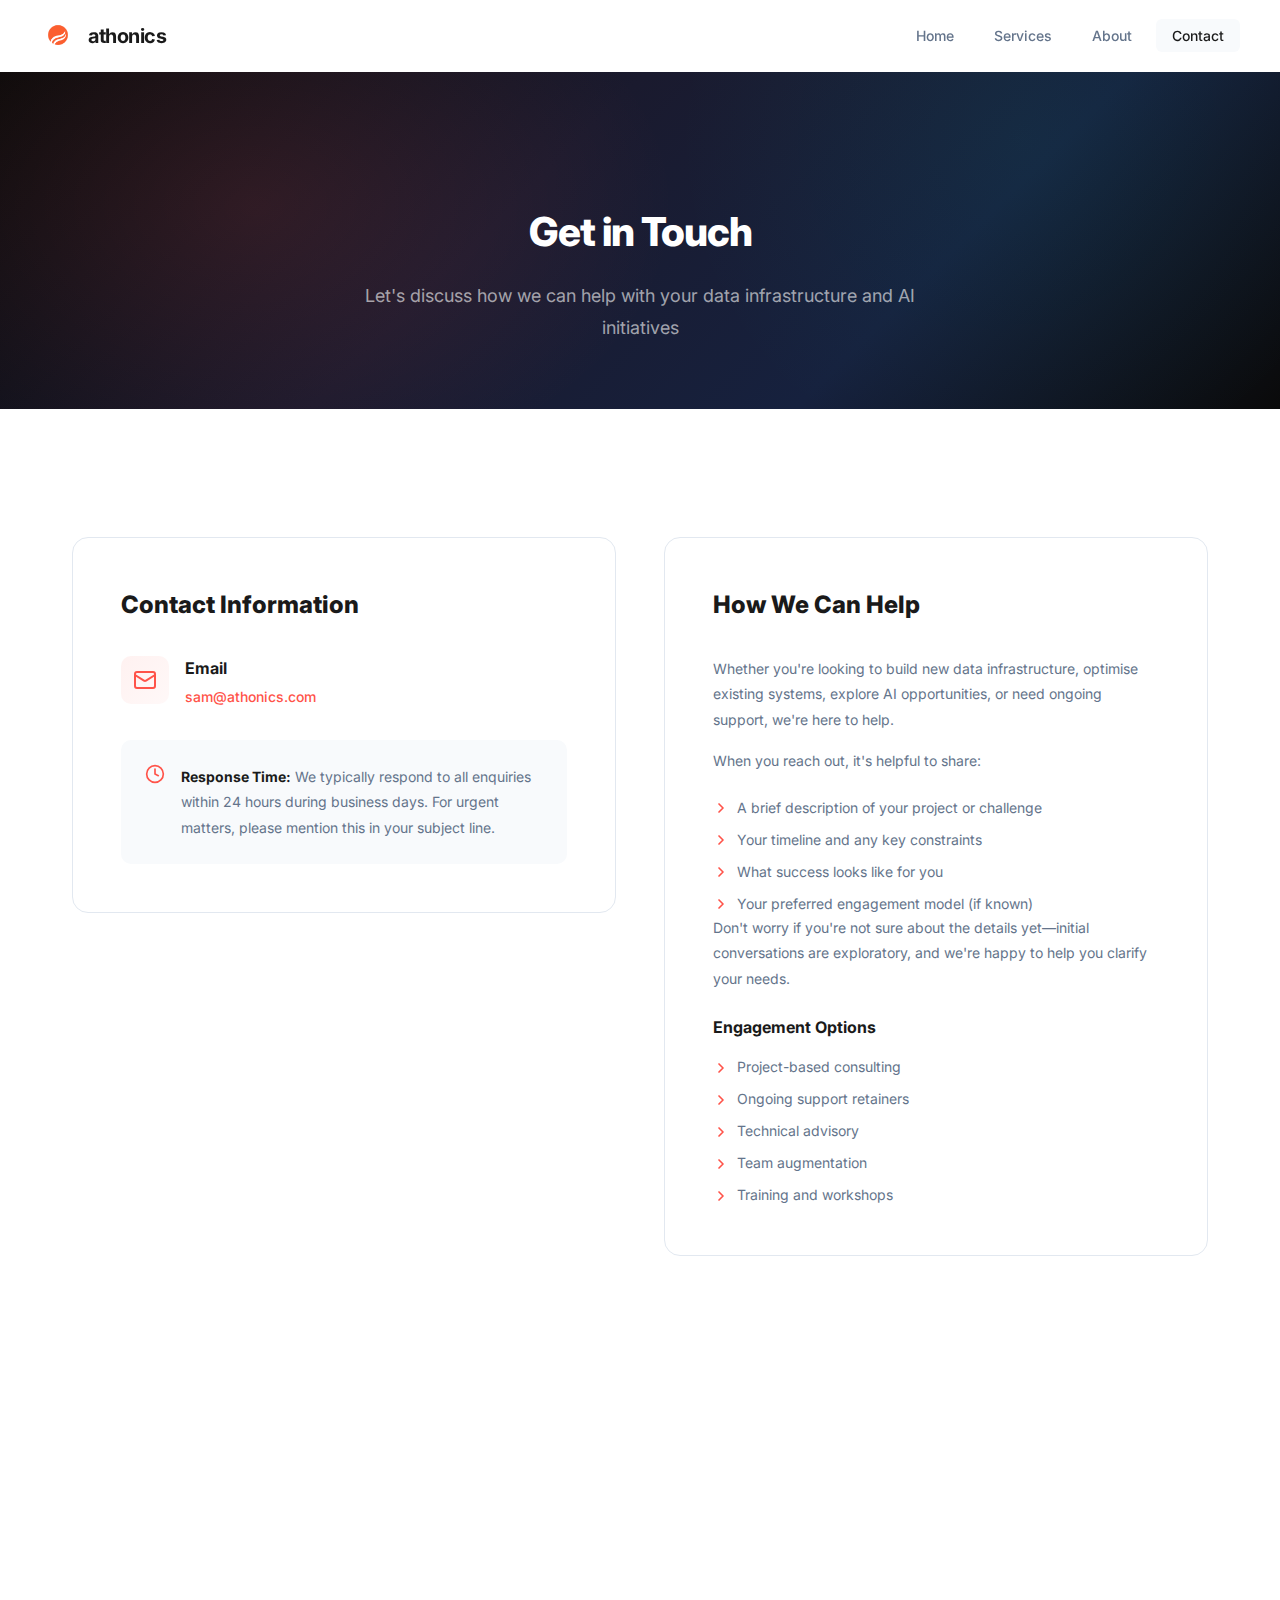
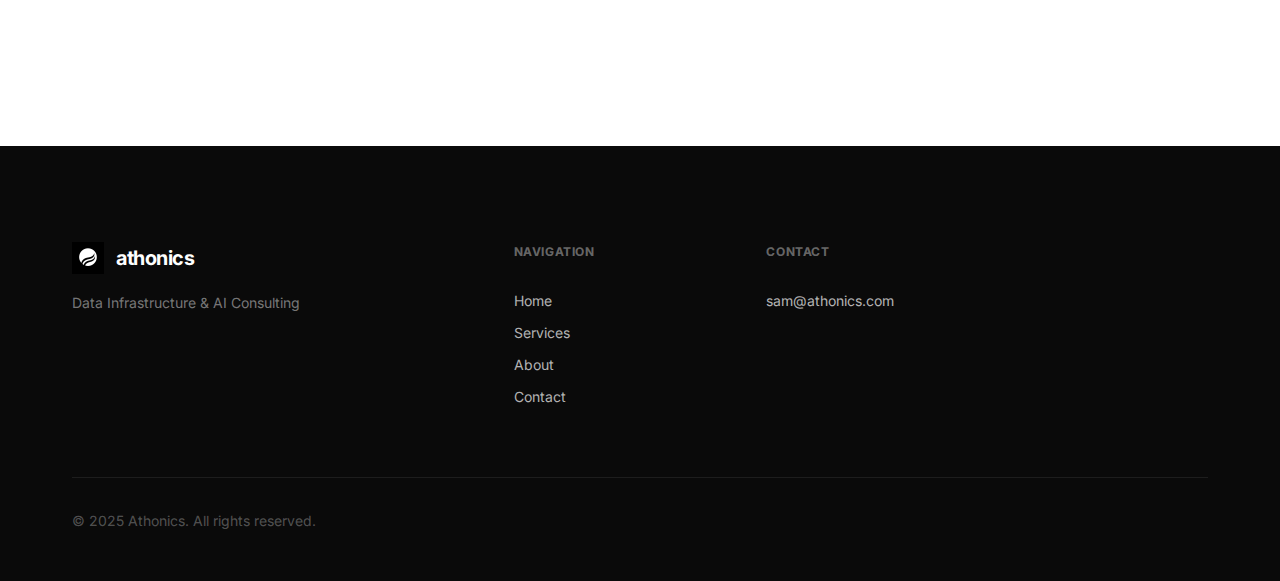
<file: contact.html>
<!DOCTYPE html>
<html lang="en-GB">
<head>
    <meta charset="UTF-8">
    <meta name="viewport" content="width=device-width, initial-scale=1.0">
    <meta name="description" content="Contact Athonics for data infrastructure and AI consulting services. Get in touch to discuss your project.">
    <title>Contact - Athonics</title>
    <meta property="og:title" content="Contact - Athonics">
    <meta property="og:description" content="Contact Athonics for data infrastructure and AI consulting services. Get in touch to discuss your project.">
    <meta property="og:type" content="website">
    <meta property="og:url" content="https://athonics.com/contact.html">
    <meta property="og:image" content="https://athonics.com/logo.png">
    <link rel="icon" type="image/png" sizes="32x32" href="favicon-32x32.png">
    <link rel="icon" type="image/png" sizes="16x16" href="favicon-16x16.png">
    <link rel="shortcut icon" href="favicon.ico">
    <link rel="preconnect" href="https://fonts.googleapis.com">
    <link rel="preconnect" href="https://fonts.gstatic.com" crossorigin>
    <link rel="stylesheet" href="https://fonts.googleapis.com/css2?family=Inter:wght@300;400;500;600;700;800;900&display=swap">
    <link href="https://fonts.googleapis.com/css2?family=Inter:wght@300;400;500;600;700;800&display=swap" rel="stylesheet">
    <link rel="stylesheet" href="styles.css">
    <noscript><style>.reveal { opacity: 1; transform: none; }</style></noscript>
</head>
<body>
    <div class="scroll-progress" id="scroll-progress"></div>

    <nav>
        <div class="nav-container">
            <a href="/" class="logo">
                <img src="logo.png" alt="Athonics Logo">
                <span class="logo-text">athonics</span>
            </a>
            <button class="mobile-menu-toggle" id="mobile-menu-toggle" aria-label="Toggle menu" aria-expanded="false">
                <span></span>
                <span></span>
                <span></span>
            </button>
            <ul class="nav-links" id="nav-links">
                <li><a href="/">Home</a></li>
                <li><a href="services.html">Services</a></li>
                <li><a href="about.html">About</a></li>
                <li><a href="contact.html" class="active">Contact</a></li>
            </ul>
        </div>
    </nav>

    <section class="page-header">
        <div class="page-header-content">
            <h1 class="reveal">Get in Touch</h1>
            <p class="reveal">Let's discuss how we can help with your data infrastructure and AI initiatives</p>
        </div>
    </section>

    <section class="section">
        <div class="container">
            <div class="contact-grid">
                <div class="contact-card reveal">
                    <h2>Contact Information</h2>

                    <div class="contact-method">
                        <div class="contact-method-icon">
                            <svg width="24" height="24" viewBox="0 0 24 24" fill="none" stroke="currentColor" stroke-width="2" stroke-linecap="round" stroke-linejoin="round">
                                <rect x="2" y="4" width="20" height="16" rx="2"/>
                                <path d="m22 7-8.97 5.7a1.94 1.94 0 0 1-2.06 0L2 7"/>
                            </svg>
                        </div>
                        <div>
                            <h3>Email</h3>
                            <p><a href="mailto:sam@athonics.com">sam@athonics.com</a></p>
                        </div>
                    </div>

                    <div class="response-time">
                        <div class="response-time-icon">
                            <svg width="20" height="20" viewBox="0 0 24 24" fill="none" stroke="currentColor" stroke-width="2" stroke-linecap="round" stroke-linejoin="round">
                                <circle cx="12" cy="12" r="10"/>
                                <polyline points="12 6 12 12 16 14"/>
                            </svg>
                        </div>
                        <p><strong>Response Time:</strong> We typically respond to all enquiries within 24 hours during business days. For urgent matters, please mention this in your subject line.</p>
                    </div>
                </div>

                <div class="contact-details reveal">
                    <h2>How We Can Help</h2>
                    <p>
                        Whether you're looking to build new data infrastructure, optimise existing systems, explore AI opportunities, or need ongoing support, we're here to help.
                    </p>
                    <p>
                        When you reach out, it's helpful to share:
                    </p>

                    <div class="engagement-types">
                        <ul>
                            <li>
                                <svg width="16" height="16" viewBox="0 0 24 24" fill="none" stroke="currentColor" stroke-width="2.5" stroke-linecap="round" stroke-linejoin="round"><polyline points="9 18 15 12 9 6"/></svg>
                                A brief description of your project or challenge
                            </li>
                            <li>
                                <svg width="16" height="16" viewBox="0 0 24 24" fill="none" stroke="currentColor" stroke-width="2.5" stroke-linecap="round" stroke-linejoin="round"><polyline points="9 18 15 12 9 6"/></svg>
                                Your timeline and any key constraints
                            </li>
                            <li>
                                <svg width="16" height="16" viewBox="0 0 24 24" fill="none" stroke="currentColor" stroke-width="2.5" stroke-linecap="round" stroke-linejoin="round"><polyline points="9 18 15 12 9 6"/></svg>
                                What success looks like for you
                            </li>
                            <li>
                                <svg width="16" height="16" viewBox="0 0 24 24" fill="none" stroke="currentColor" stroke-width="2.5" stroke-linecap="round" stroke-linejoin="round"><polyline points="9 18 15 12 9 6"/></svg>
                                Your preferred engagement model (if known)
                            </li>
                        </ul>
                    </div>

                    <p>
                        Don't worry if you're not sure about the details yet—initial conversations are exploratory, and we're happy to help you clarify your needs.
                    </p>

                    <div class="engagement-types">
                        <h3>Engagement Options</h3>
                        <ul>
                            <li>
                                <svg width="16" height="16" viewBox="0 0 24 24" fill="none" stroke="currentColor" stroke-width="2.5" stroke-linecap="round" stroke-linejoin="round"><polyline points="9 18 15 12 9 6"/></svg>
                                Project-based consulting
                            </li>
                            <li>
                                <svg width="16" height="16" viewBox="0 0 24 24" fill="none" stroke="currentColor" stroke-width="2.5" stroke-linecap="round" stroke-linejoin="round"><polyline points="9 18 15 12 9 6"/></svg>
                                Ongoing support retainers
                            </li>
                            <li>
                                <svg width="16" height="16" viewBox="0 0 24 24" fill="none" stroke="currentColor" stroke-width="2.5" stroke-linecap="round" stroke-linejoin="round"><polyline points="9 18 15 12 9 6"/></svg>
                                Technical advisory
                            </li>
                            <li>
                                <svg width="16" height="16" viewBox="0 0 24 24" fill="none" stroke="currentColor" stroke-width="2.5" stroke-linecap="round" stroke-linejoin="round"><polyline points="9 18 15 12 9 6"/></svg>
                                Team augmentation
                            </li>
                            <li>
                                <svg width="16" height="16" viewBox="0 0 24 24" fill="none" stroke="currentColor" stroke-width="2.5" stroke-linecap="round" stroke-linejoin="round"><polyline points="9 18 15 12 9 6"/></svg>
                                Training and workshops
                            </li>
                        </ul>
                    </div>
                </div>
            </div>

            <div class="cta-box reveal">
                <h2>Ready to Start?</h2>
                <p>Drop us an email and let's begin the conversation.</p>
                <a href="mailto:sam@athonics.com" class="cta-button">
                    <svg width="20" height="20" viewBox="0 0 24 24" fill="none" stroke="currentColor" stroke-width="2" stroke-linecap="round" stroke-linejoin="round">
                        <rect x="2" y="4" width="20" height="16" rx="2"/>
                        <path d="m22 7-8.97 5.7a1.94 1.94 0 0 1-2.06 0L2 7"/>
                    </svg>
                    Email Us
                </a>
            </div>
        </div>
    </section>

    <div class="floating-cta" id="floating-cta">
        <a href="mailto:sam@athonics.com" aria-label="Email us">
            <svg width="16" height="16" viewBox="0 0 24 24" fill="none" stroke="currentColor" stroke-width="2" stroke-linecap="round" stroke-linejoin="round">
                <rect x="2" y="4" width="20" height="16" rx="2"/>
                <path d="m22 7-8.97 5.7a1.94 1.94 0 0 1-2.06 0L2 7"/>
            </svg>
            Email Us
        </a>
    </div>

    <footer>
        <div class="container">
            <div class="footer-grid">
                <div class="footer-brand">
                    <a href="/" class="logo">
                        <img src="Logo/logo-white.png" alt="Athonics Logo" style="height:32px;">
                        <span class="logo-text" style="color:#fff;">athonics</span>
                    </a>
                    <p>Data Infrastructure &amp; AI Consulting</p>
                </div>
                <div class="footer-col">
                    <h4>Navigation</h4>
                    <a href="/">Home</a>
                    <a href="services.html">Services</a>
                    <a href="about.html">About</a>
                    <a href="contact.html">Contact</a>
                </div>
                <div class="footer-col">
                    <h4>Contact</h4>
                    <a href="mailto:sam@athonics.com">sam@athonics.com</a>
                </div>
            </div>
            <div class="footer-bottom">
                <p>&copy; 2025 Athonics. All rights reserved.</p>
            </div>
        </div>
    </footer>

    <script src="main.js"></script>
</body>
</html>
</file>
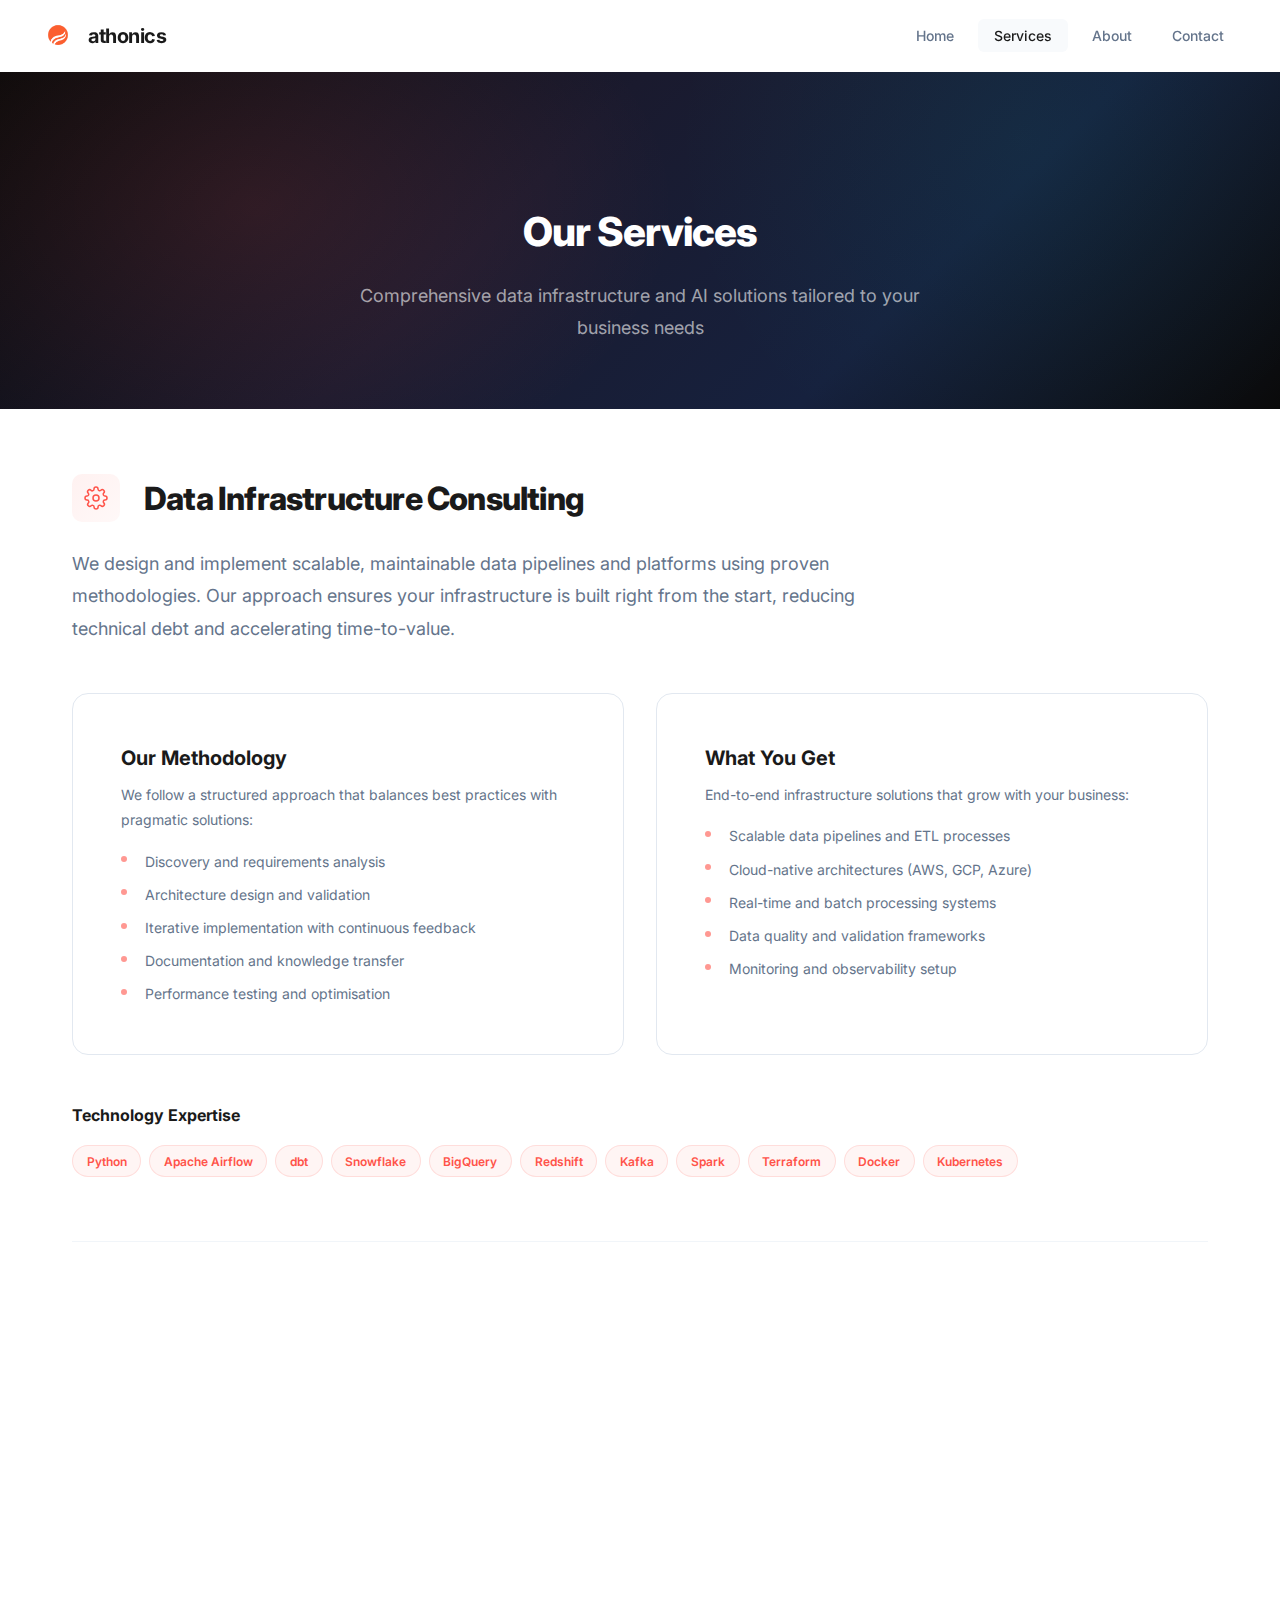
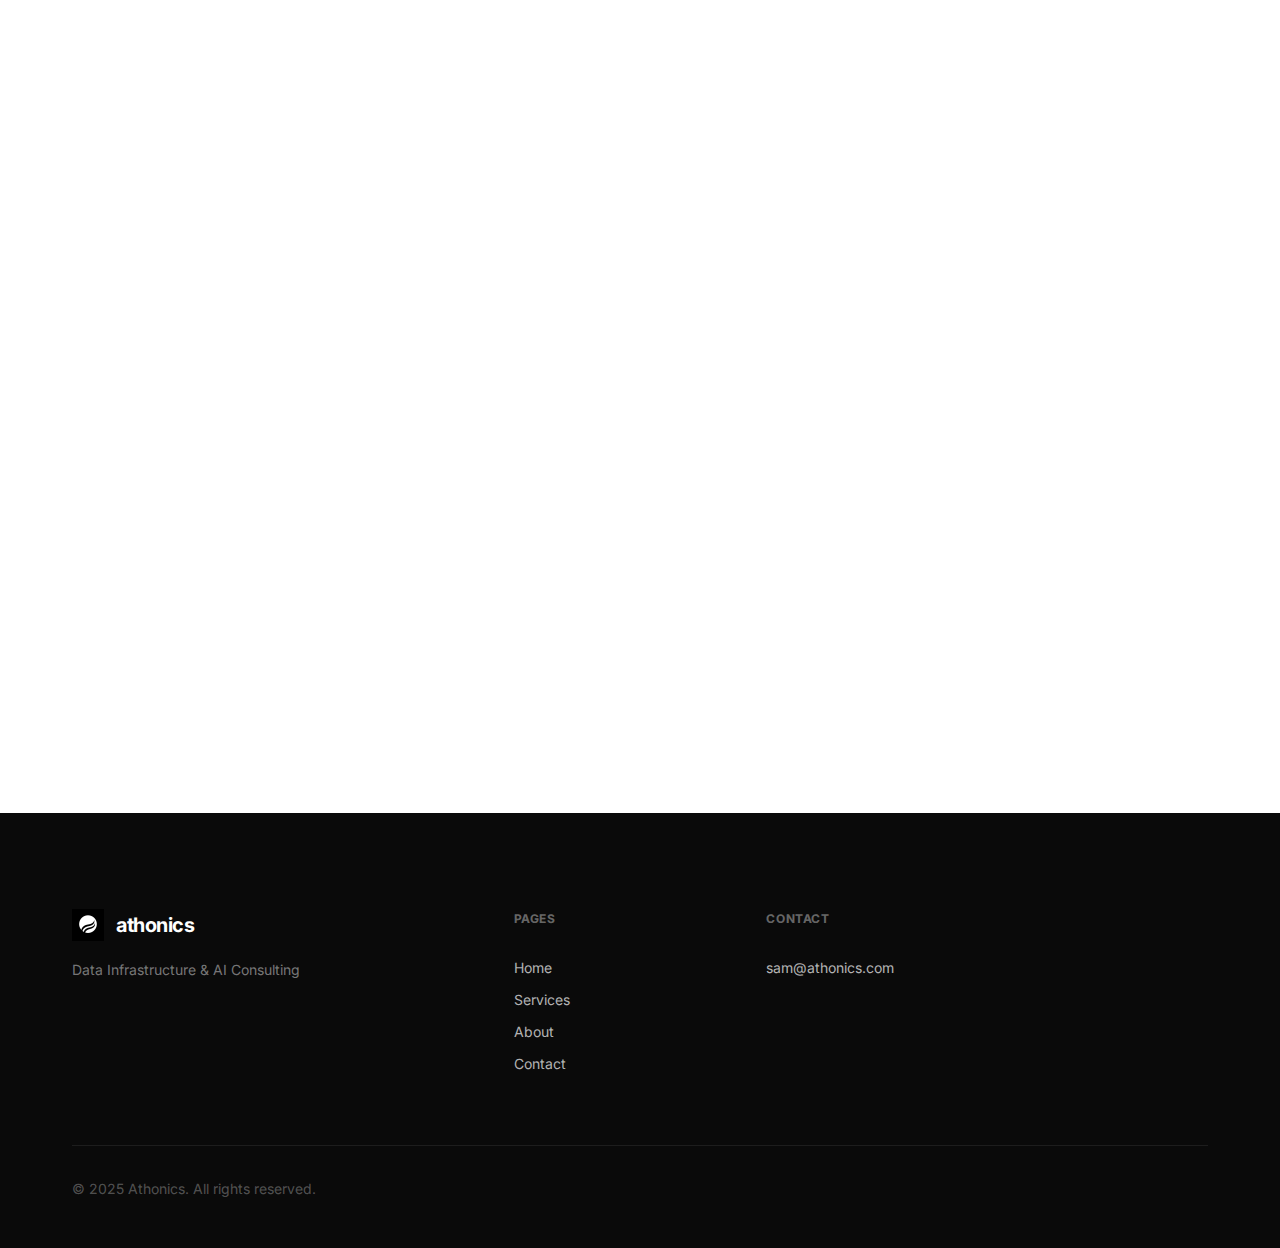
<file: services.html>
<!DOCTYPE html>
<html lang="en-GB">
<head>
    <meta charset="UTF-8">
    <meta name="viewport" content="width=device-width, initial-scale=1.0">
    <meta name="description" content="Athonics services: Data Infrastructure Consulting, Long-term Data Management, and AI Solutions. Proven methodologies and technical excellence.">
    <title>Services - Athonics</title>
    <meta property="og:title" content="Services - Athonics">
    <meta property="og:description" content="Athonics services: Data Infrastructure Consulting, Long-term Data Management, and AI Solutions.">
    <meta property="og:type" content="website">
    <meta property="og:url" content="https://athonics.com/services.html">
    <meta property="og:image" content="https://athonics.com/logo.png">
    <link rel="icon" type="image/png" sizes="32x32" href="favicon-32x32.png">
    <link rel="icon" type="image/png" sizes="16x16" href="favicon-16x16.png">
    <link rel="shortcut icon" href="favicon.ico">
    <link rel="preconnect" href="https://fonts.googleapis.com">
    <link rel="preconnect" href="https://fonts.gstatic.com" crossorigin>
    <link rel="stylesheet" href="https://fonts.googleapis.com/css2?family=Inter:wght@300;400;500;600;700;800;900&display=swap">
    <link href="https://fonts.googleapis.com/css2?family=Inter:wght@400;500;600;700&display=swap" rel="stylesheet">
    <link rel="stylesheet" href="styles.css">
    <noscript><style>.reveal { opacity: 1; transform: none; }</style></noscript>
</head>
<body>
    <nav aria-label="Main navigation">
        <div class="nav-container">
            <a href="/" class="logo" aria-label="Athonics home">
                <img src="logo.png" alt="Athonics Logo" width="40" height="40">
                <span class="logo-text">athonics</span>
            </a>
            <button class="mobile-menu-toggle" id="mobile-menu-toggle" aria-label="Toggle navigation menu" aria-expanded="false">
                <span></span>
                <span></span>
                <span></span>
            </button>
            <ul class="nav-links" id="nav-links" role="menubar">
                <li role="none"><a href="/" role="menuitem">Home</a></li>
                <li role="none"><a href="services.html" class="active" role="menuitem" aria-current="page">Services</a></li>
                <li role="none"><a href="about.html" role="menuitem">About</a></li>
                <li role="none"><a href="contact.html" role="menuitem">Contact</a></li>
            </ul>
        </div>
    </nav>

    <header class="page-header">
        <div class="container">
            <h1>Our Services</h1>
            <p>Comprehensive data infrastructure and AI solutions tailored to your business needs</p>
        </div>
    </header>

    <main>
        <div class="container">
            <!-- Data Infrastructure Consulting -->
            <section class="service-section reveal" aria-labelledby="service-infrastructure">
                <div class="service-header">
                    <span class="service-icon" aria-hidden="true">
                        <svg width="48" height="48" viewBox="0 0 24 24" fill="none" stroke="currentColor" stroke-width="1.5" stroke-linecap="round" stroke-linejoin="round">
                            <circle cx="12" cy="12" r="3"></circle>
                            <path d="M19.4 15a1.65 1.65 0 0 0 .33 1.82l.06.06a2 2 0 0 1-2.83 2.83l-.06-.06a1.65 1.65 0 0 0-1.82-.33 1.65 1.65 0 0 0-1 1.51V21a2 2 0 0 1-4 0v-.09A1.65 1.65 0 0 0 9 19.4a1.65 1.65 0 0 0-1.82.33l-.06.06a2 2 0 0 1-2.83-2.83l.06-.06A1.65 1.65 0 0 0 4.68 15a1.65 1.65 0 0 0-1.51-1H3a2 2 0 0 1 0-4h.09A1.65 1.65 0 0 0 4.6 9a1.65 1.65 0 0 0-.33-1.82l-.06-.06a2 2 0 0 1 2.83-2.83l.06.06A1.65 1.65 0 0 0 9 4.68a1.65 1.65 0 0 0 1-1.51V3a2 2 0 0 1 4 0v.09a1.65 1.65 0 0 0 1 1.51 1.65 1.65 0 0 0 1.82-.33l.06-.06a2 2 0 0 1 2.83 2.83l-.06.06A1.65 1.65 0 0 0 19.4 9a1.65 1.65 0 0 0 1.51 1H21a2 2 0 0 1 0 4h-.09a1.65 1.65 0 0 0-1.51 1z"></path>
                        </svg>
                    </span>
                    <h2 id="service-infrastructure">Data Infrastructure Consulting</h2>
                </div>
                <p class="service-intro">
                    We design and implement scalable, maintainable data pipelines and platforms using proven methodologies. Our approach ensures your infrastructure is built right from the start, reducing technical debt and accelerating time-to-value.
                </p>

                <div class="service-content">
                    <div class="content-block">
                        <h3>Our Methodology</h3>
                        <p>We follow a structured approach that balances best practices with pragmatic solutions:</p>
                        <ul>
                            <li>Discovery and requirements analysis</li>
                            <li>Architecture design and validation</li>
                            <li>Iterative implementation with continuous feedback</li>
                            <li>Documentation and knowledge transfer</li>
                            <li>Performance testing and optimisation</li>
                        </ul>
                    </div>

                    <div class="content-block">
                        <h3>What You Get</h3>
                        <p>End-to-end infrastructure solutions that grow with your business:</p>
                        <ul>
                            <li>Scalable data pipelines and ETL processes</li>
                            <li>Cloud-native architectures (AWS, GCP, Azure)</li>
                            <li>Real-time and batch processing systems</li>
                            <li>Data quality and validation frameworks</li>
                            <li>Monitoring and observability setup</li>
                        </ul>
                    </div>
                </div>

                <div class="tech-stack">
                    <h3>Technology Expertise</h3>
                    <div class="tech-tags">
                        <span class="tech-tag">Python</span>
                        <span class="tech-tag">Apache Airflow</span>
                        <span class="tech-tag">dbt</span>
                        <span class="tech-tag">Snowflake</span>
                        <span class="tech-tag">BigQuery</span>
                        <span class="tech-tag">Redshift</span>
                        <span class="tech-tag">Kafka</span>
                        <span class="tech-tag">Spark</span>
                        <span class="tech-tag">Terraform</span>
                        <span class="tech-tag">Docker</span>
                        <span class="tech-tag">Kubernetes</span>
                    </div>
                </div>
            </section>

            <!-- Long-term Data Management -->
            <section class="service-section reveal" aria-labelledby="service-management">
                <div class="service-header">
                    <span class="service-icon" aria-hidden="true">
                        <svg width="48" height="48" viewBox="0 0 24 24" fill="none" stroke="currentColor" stroke-width="1.5" stroke-linecap="round" stroke-linejoin="round">
                            <path d="M14.7 6.3a1 1 0 0 0 0 1.4l1.6 1.6a1 1 0 0 0 1.4 0l3.77-3.77a6 6 0 0 1-7.94 7.94l-6.91 6.91a2.12 2.12 0 0 1-3-3l6.91-6.91a6 6 0 0 1 7.94-7.94l-3.76 3.76z"></path>
                        </svg>
                    </span>
                    <h2 id="service-management">Long-term Data Management</h2>
                </div>
                <p class="service-intro">
                    Your data infrastructure is a living system that requires ongoing care. We provide dedicated support to keep your systems running smoothly, optimise performance, and evolve your infrastructure as your needs change.
                </p>

                <div class="service-content">
                    <div class="content-block">
                        <h3>Support &amp; Maintenance</h3>
                        <p>Proactive management to prevent issues before they impact your business:</p>
                        <ul>
                            <li>24/7 monitoring and alerting</li>
                            <li>Incident response and resolution</li>
                            <li>Regular health checks and audits</li>
                            <li>Dependency updates and security patches</li>
                            <li>Performance optimisation</li>
                        </ul>
                    </div>

                    <div class="content-block">
                        <h3>Continuous Improvement</h3>
                        <p>Evolve your infrastructure alongside your business:</p>
                        <ul>
                            <li>Scalability planning and implementation</li>
                            <li>Cost optimisation strategies</li>
                            <li>New feature development</li>
                            <li>Technical debt management</li>
                            <li>Team training and knowledge sharing</li>
                        </ul>
                    </div>
                </div>

                <div class="service-content service-content-secondary">
                    <div class="content-block">
                        <h3>Engagement Models</h3>
                        <p>Flexible support options to match your needs:</p>
                        <ul>
                            <li>Dedicated engineering hours</li>
                            <li>Retainer-based ongoing support</li>
                            <li>Project-based enhancements</li>
                            <li>On-call incident response</li>
                        </ul>
                    </div>

                    <div class="content-block">
                        <h3>Service Commitments</h3>
                        <p>Clear expectations and reliable delivery:</p>
                        <ul>
                            <li>Response time SLAs</li>
                            <li>Regular status reporting</li>
                            <li>Transparent communication</li>
                            <li>Quarterly business reviews</li>
                        </ul>
                    </div>
                </div>
            </section>

            <!-- AI Solutions & Consulting -->
            <section class="service-section reveal" aria-labelledby="service-ai">
                <div class="service-header">
                    <span class="service-icon" aria-hidden="true">
                        <svg width="48" height="48" viewBox="0 0 24 24" fill="none" stroke="currentColor" stroke-width="1.5" stroke-linecap="round" stroke-linejoin="round">
                            <path d="M12 2a4 4 0 0 1 4 4v1a2 2 0 0 1 2 2v1a2 2 0 0 1-2 2H8a2 2 0 0 1-2-2V9a2 2 0 0 1 2-2V6a4 4 0 0 1 4-4z"></path>
                            <path d="M9 14v4a2 2 0 0 0 2 2h2a2 2 0 0 0 2-2v-4"></path>
                            <circle cx="9" cy="9" r="1"></circle>
                            <circle cx="15" cy="9" r="1"></circle>
                        </svg>
                    </span>
                    <h2 id="service-ai">AI Solutions &amp; Advisory</h2>
                </div>
                <p class="service-intro">
                    Navigate the rapidly evolving AI landscape with strategic guidance and hands-on implementation expertise. We help you identify high-value use cases, build production-ready AI systems, and integrate them seamlessly into your business operations.
                </p>

                <div class="service-content">
                    <div class="content-block">
                        <h3>Strategy &amp; Advisory</h3>
                        <p>Chart the right path for AI adoption in your organisation:</p>
                        <ul>
                            <li>AI readiness assessment</li>
                            <li>Use case identification and prioritisation</li>
                            <li>ROI analysis and business case development</li>
                            <li>Technology stack recommendations</li>
                            <li>Risk assessment and mitigation planning</li>
                        </ul>
                    </div>

                    <div class="content-block">
                        <h3>Implementation &amp; Build</h3>
                        <p>Transform AI concepts into production systems:</p>
                        <ul>
                            <li>Custom ML model development</li>
                            <li>LLM integration and fine-tuning</li>
                            <li>RAG systems and vector databases</li>
                            <li>MLOps and model monitoring</li>
                            <li>API and application integration</li>
                        </ul>
                    </div>
                </div>

                <div class="service-content service-content-secondary">
                    <div class="content-block">
                        <h3>Use Case Examples</h3>
                        <p>Real-world AI applications we've delivered:</p>
                        <ul>
                            <li>Intelligent document processing</li>
                            <li>Predictive analytics and forecasting</li>
                            <li>Customer support automation</li>
                            <li>Data enrichment and classification</li>
                            <li>Anomaly detection systems</li>
                        </ul>
                    </div>

                    <div class="content-block">
                        <h3>Team Enablement</h3>
                        <p>Build internal AI capabilities:</p>
                        <ul>
                            <li>Training and workshops</li>
                            <li>Best practices documentation</li>
                            <li>Code reviews and mentoring</li>
                            <li>Tool selection and setup</li>
                        </ul>
                    </div>
                </div>

                <div class="tech-stack">
                    <h3>AI Technology Stack</h3>
                    <div class="tech-tags">
                        <span class="tech-tag">OpenAI</span>
                        <span class="tech-tag">Anthropic Claude</span>
                        <span class="tech-tag">LangChain</span>
                        <span class="tech-tag">PyTorch</span>
                        <span class="tech-tag">TensorFlow</span>
                        <span class="tech-tag">Hugging Face</span>
                        <span class="tech-tag">Pinecone</span>
                        <span class="tech-tag">Weaviate</span>
                        <span class="tech-tag">MLflow</span>
                        <span class="tech-tag">Weights &amp; Biases</span>
                    </div>
                </div>
            </section>
        </div>

        <section class="cta-section reveal" aria-labelledby="cta-heading">
            <div class="container">
                <h2 id="cta-heading">Ready to Get Started?</h2>
                <p>Let's discuss which services can help accelerate your data and AI initiatives.</p>
                <a href="contact.html" class="cta-button">Contact Us</a>
            </div>
        </section>
    </main>

    <footer role="contentinfo">
        <div class="container">
            <div class="footer-grid">
                <div class="footer-brand">
                    <a href="/" class="logo" aria-label="Athonics home">
                        <img src="Logo/logo-white.png" alt="Athonics" style="height:32px;">
                        <span class="logo-text" style="color:#fff;">athonics</span>
                    </a>
                    <p>Data Infrastructure &amp; AI Consulting</p>
                </div>
                <div class="footer-col">
                    <h4>Pages</h4>
                    <a href="/">Home</a>
                    <a href="services.html">Services</a>
                    <a href="about.html">About</a>
                    <a href="contact.html">Contact</a>
                </div>
                <div class="footer-col">
                    <h4>Contact</h4>
                    <a href="mailto:sam@athonics.com">sam@athonics.com</a>
                </div>
            </div>
            <div class="footer-bottom">
                <p>&copy; 2025 Athonics. All rights reserved.</p>
            </div>
        </div>
    </footer>

    <script src="main.js"></script>
</body>
</html>
</file>
<file: styles.css>
/* ============================================
   Athonics Design System
   Premium consulting site — styles.css
   ============================================ */

/* --- Google Fonts --- */
/* Font loaded via <link> in HTML head for parallel loading */

/* --- Custom Properties --- */
:root {
  /* Colors */
  --primary: #FF5349;
  --primary-dark: #E0392F;
  --primary-light: #FF7A72;
  --primary-glow: rgba(255, 83, 73, 0.15);
  --secondary: #1a1a1a;
  --accent: #00D4AA;
  --text-primary: #1a1a1a;
  --text-secondary: #64748b;
  --text-tertiary: #94a3b8;
  --bg-white: #ffffff;
  --bg-light: #f8fafc;
  --bg-dark: #0a0a0a;
  --bg-card: #ffffff;
  --border: #e2e8f0;
  --border-light: #f1f5f9;

  /* Spacing */
  --space-xs: 0.25rem;
  --space-sm: 0.5rem;
  --space-md: 1rem;
  --space-lg: 1.5rem;
  --space-xl: 2rem;
  --space-2xl: 3rem;
  --space-3xl: 4rem;
  --space-4xl: 6rem;
  --space-5xl: 8rem;

  /* Typography */
  --font-sans: 'Inter', -apple-system, BlinkMacSystemFont, 'Segoe UI', sans-serif;
  --font-mono: 'SF Mono', 'Fira Code', monospace;
  --text-xs: 0.75rem;
  --text-sm: 0.875rem;
  --text-base: 1rem;
  --text-lg: 1.125rem;
  --text-xl: 1.25rem;
  --text-2xl: 1.5rem;
  --text-3xl: 2rem;
  --text-4xl: 2.5rem;
  --text-5xl: 3.5rem;
  --text-6xl: 4.5rem;
  --leading-tight: 1.1;
  --leading-snug: 1.3;
  --leading-normal: 1.6;
  --leading-relaxed: 1.8;
  --tracking-tight: -0.025em;
  --tracking-normal: 0;
  --tracking-wide: 0.05em;

  /* Radius */
  --radius-sm: 6px;
  --radius-md: 10px;
  --radius-lg: 16px;
  --radius-xl: 24px;
  --radius-full: 9999px;

  /* Shadows */
  --shadow-sm: 0 1px 2px rgba(0,0,0,0.05);
  --shadow-md: 0 4px 12px rgba(0,0,0,0.08);
  --shadow-lg: 0 12px 40px rgba(0,0,0,0.12);
  --shadow-xl: 0 24px 60px rgba(0,0,0,0.16);
  --shadow-glow: 0 0 40px var(--primary-glow);

  /* Transitions */
  --ease-out: cubic-bezier(0.16, 1, 0.3, 1);
  --ease-in-out: cubic-bezier(0.65, 0, 0.35, 1);
  --duration-fast: 150ms;
  --duration-normal: 300ms;
  --duration-slow: 500ms;

  /* Layout */
  --max-width: 1200px;
  --nav-height: 72px;
}

/* --- Reset --- */
*, *::before, *::after {
  margin: 0;
  padding: 0;
  box-sizing: border-box;
}

html {
  scroll-behavior: smooth;
  -webkit-text-size-adjust: 100%;
}

body {
  font-family: var(--font-sans);
  font-size: var(--text-base);
  line-height: var(--leading-normal);
  color: var(--text-primary);
  background-color: var(--bg-white);
  -webkit-font-smoothing: antialiased;
  -moz-osx-font-smoothing: grayscale;
  overflow-x: hidden;
}

img, svg {
  display: block;
  max-width: 100%;
}

a {
  color: inherit;
  text-decoration: none;
}

ul, ol {
  list-style: none;
}

button {
  font-family: inherit;
  cursor: pointer;
  border: none;
  background: none;
}

/* --- Scroll Progress Bar --- */
.scroll-progress {
  position: fixed;
  top: 0;
  left: 0;
  width: 0%;
  height: 3px;
  background: linear-gradient(90deg, var(--primary), var(--primary-light));
  z-index: 10000;
  transition: none;
}

/* --- Navigation --- */
nav {
  position: sticky;
  top: 0;
  z-index: 1000;
  padding: 0 var(--space-xl);
  height: var(--nav-height);
  display: flex;
  align-items: center;
  background: rgba(255, 255, 255, 0.8);
  backdrop-filter: blur(20px);
  -webkit-backdrop-filter: blur(20px);
  border-bottom: 1px solid transparent;
  transition: border-color var(--duration-normal) var(--ease-out),
              background var(--duration-normal) var(--ease-out),
              box-shadow var(--duration-normal) var(--ease-out);
}

nav.scrolled {
  border-bottom-color: var(--border);
  box-shadow: 0 1px 8px rgba(0,0,0,0.04);
}

.nav-container {
  max-width: var(--max-width);
  width: 100%;
  margin: 0 auto;
  display: flex;
  justify-content: space-between;
  align-items: center;
}

.logo {
  display: flex;
  align-items: center;
  gap: 0.75rem;
  text-decoration: none;
}

.logo img {
  height: 36px;
  width: auto;
}

.logo-text {
  font-size: var(--text-xl);
  font-weight: 700;
  color: var(--secondary);
  letter-spacing: var(--tracking-tight);
}

.nav-links {
  display: flex;
  gap: var(--space-sm);
  align-items: center;
}

.nav-links a {
  color: var(--text-secondary);
  font-weight: 500;
  font-size: var(--text-sm);
  padding: 0.5rem 1rem;
  border-radius: var(--radius-sm);
  transition: color var(--duration-fast), background var(--duration-fast);
}

.nav-links a:hover,
.nav-links a.active {
  color: var(--text-primary);
  background: var(--bg-light);
}

.nav-links .nav-cta {
  color: var(--bg-white);
  background: var(--primary);
  font-weight: 600;
  margin-left: var(--space-sm);
}

.nav-links .nav-cta:hover {
  background: var(--primary-dark);
  color: var(--bg-white);
}

/* Mobile Menu Toggle */
.mobile-menu-toggle {
  display: none;
  padding: 0.5rem;
  z-index: 1001;
}

.mobile-menu-toggle span {
  display: block;
  width: 22px;
  height: 2px;
  background: var(--secondary);
  margin: 5px 0;
  border-radius: 2px;
  transition: transform var(--duration-normal) var(--ease-out),
              opacity var(--duration-fast);
}

.mobile-menu-toggle.active span:nth-child(1) {
  transform: rotate(-45deg) translate(-5px, 6px);
}
.mobile-menu-toggle.active span:nth-child(2) {
  opacity: 0;
}
.mobile-menu-toggle.active span:nth-child(3) {
  transform: rotate(45deg) translate(-5px, -6px);
}

/* --- Hero Section --- */
.hero {
  position: relative;
  min-height: 85vh;
  display: flex;
  align-items: center;
  justify-content: center;
  background: linear-gradient(135deg, #0a0a0a 0%, #1a1a2e 40%, #16213e 70%, #0a0a0a 100%);
  color: var(--bg-white);
  padding: var(--space-4xl) var(--space-xl);
  overflow: hidden;
  text-align: center;
}

/* Animated mesh background */
.hero::before {
  content: '';
  position: absolute;
  inset: 0;
  background:
    radial-gradient(ellipse 600px 400px at 20% 40%, rgba(255, 83, 73, 0.18) 0%, transparent 70%),
    radial-gradient(ellipse 500px 500px at 80% 20%, rgba(0, 212, 170, 0.08) 0%, transparent 70%),
    radial-gradient(ellipse 400px 300px at 60% 80%, rgba(255, 122, 114, 0.1) 0%, transparent 70%);
  animation: meshMove 12s ease-in-out infinite alternate;
  pointer-events: none;
}

.hero::after {
  content: '';
  position: absolute;
  inset: 0;
  background:
    radial-gradient(circle 1px at 15% 25%, rgba(255,255,255,0.15) 0%, transparent 1px),
    radial-gradient(circle 1px at 45% 65%, rgba(255,255,255,0.1) 0%, transparent 1px),
    radial-gradient(circle 1px at 75% 35%, rgba(255,255,255,0.12) 0%, transparent 1px),
    radial-gradient(circle 1px at 85% 75%, rgba(255,255,255,0.08) 0%, transparent 1px),
    radial-gradient(circle 1px at 35% 85%, rgba(255,255,255,0.1) 0%, transparent 1px);
  pointer-events: none;
}

@keyframes meshMove {
  0% { transform: scale(1) translate(0, 0); }
  100% { transform: scale(1.05) translate(-20px, 10px); }
}

.hero-content {
  max-width: 820px;
  position: relative;
  z-index: 1;
}

.hero-badge {
  display: inline-flex;
  align-items: center;
  gap: 0.5rem;
  background: rgba(255, 255, 255, 0.06);
  border: 1px solid rgba(255, 255, 255, 0.1);
  padding: 0.4rem 1rem;
  border-radius: var(--radius-full);
  font-size: var(--text-sm);
  font-weight: 500;
  color: rgba(255,255,255,0.7);
  margin-bottom: var(--space-xl);
  backdrop-filter: blur(8px);
}

.hero-badge .dot {
  width: 6px;
  height: 6px;
  border-radius: 50%;
  background: var(--accent);
  animation: pulse 2s ease-in-out infinite;
}

@keyframes pulse {
  0%, 100% { opacity: 1; }
  50% { opacity: 0.4; }
}

.hero h1 {
  font-size: var(--text-5xl);
  font-weight: 800;
  line-height: var(--leading-tight);
  letter-spacing: var(--tracking-tight);
  margin-bottom: var(--space-lg);
}

.hero h1 .gradient-text {
  background: linear-gradient(135deg, var(--primary-light), var(--primary), #ff8a65);
  -webkit-background-clip: text;
  -webkit-text-fill-color: transparent;
  background-clip: text;
}

.hero .subtitle {
  font-size: var(--text-lg);
  color: rgba(255,255,255,0.65);
  max-width: 600px;
  margin: 0 auto var(--space-2xl);
  line-height: var(--leading-relaxed);
}

.hero-buttons {
  display: flex;
  gap: var(--space-md);
  justify-content: center;
  flex-wrap: wrap;
}

/* --- Buttons --- */
.btn {
  display: inline-flex;
  align-items: center;
  gap: 0.5rem;
  padding: 0.875rem 2rem;
  font-size: var(--text-sm);
  font-weight: 600;
  border-radius: var(--radius-md);
  transition: all var(--duration-normal) var(--ease-out);
  cursor: pointer;
  border: none;
  text-decoration: none;
}

.btn-primary {
  background: var(--primary);
  color: var(--bg-white);
  box-shadow: 0 2px 12px rgba(255, 83, 73, 0.3);
}

.btn-primary:hover {
  background: var(--primary-dark);
  transform: translateY(-2px);
  box-shadow: 0 6px 24px rgba(255, 83, 73, 0.4);
}

.btn-secondary {
  background: rgba(255,255,255,0.06);
  color: var(--bg-white);
  border: 1px solid rgba(255,255,255,0.15);
  backdrop-filter: blur(8px);
}

.btn-secondary:hover {
  background: rgba(255,255,255,0.12);
  border-color: rgba(255,255,255,0.25);
  transform: translateY(-2px);
}

.btn-outline {
  background: transparent;
  color: var(--primary);
  border: 1.5px solid var(--primary);
}

.btn-outline:hover {
  background: var(--primary);
  color: var(--bg-white);
  transform: translateY(-2px);
}

.btn svg {
  width: 16px;
  height: 16px;
}

/* --- Container / Layout --- */
.container {
  max-width: var(--max-width);
  margin: 0 auto;
  padding: 0 var(--space-xl);
}

.section {
  padding: var(--space-5xl) 0;
}

.section-header {
  text-align: center;
  max-width: 680px;
  margin: 0 auto var(--space-3xl);
}

.section-label {
  display: inline-block;
  font-size: var(--text-xs);
  font-weight: 700;
  text-transform: uppercase;
  letter-spacing: var(--tracking-wide);
  color: var(--primary);
  margin-bottom: var(--space-md);
}

.section-header h2 {
  font-size: var(--text-4xl);
  font-weight: 800;
  letter-spacing: var(--tracking-tight);
  line-height: var(--leading-tight);
  color: var(--secondary);
  margin-bottom: var(--space-md);
}

.section-header p {
  font-size: var(--text-lg);
  color: var(--text-secondary);
  line-height: var(--leading-relaxed);
}

/* --- Services Grid --- */
.services-grid {
  display: grid;
  grid-template-columns: repeat(3, 1fr);
  gap: var(--space-xl);
}

.service-card {
  background: var(--bg-card);
  border: 1px solid var(--border);
  border-radius: var(--radius-lg);
  padding: var(--space-2xl);
  transition: all var(--duration-normal) var(--ease-out);
  position: relative;
  overflow: hidden;
}

.service-card::before {
  content: '';
  position: absolute;
  top: 0;
  left: 0;
  right: 0;
  height: 3px;
  background: linear-gradient(90deg, var(--primary), var(--primary-light));
  opacity: 0;
  transition: opacity var(--duration-normal) var(--ease-out);
}

.service-card:hover {
  transform: translateY(-4px);
  box-shadow: var(--shadow-lg);
  border-color: transparent;
}

.service-card:hover::before {
  opacity: 1;
}

.service-icon {
  width: 48px;
  height: 48px;
  border-radius: var(--radius-md);
  background: linear-gradient(135deg, rgba(255,83,73,0.08), rgba(255,83,73,0.04));
  display: flex;
  align-items: center;
  justify-content: center;
  margin-bottom: var(--space-lg);
  color: var(--primary);
}

.service-icon svg {
  width: 24px;
  height: 24px;
  stroke: var(--primary);
  stroke-width: 1.5;
  fill: none;
}

.service-card h3 {
  font-size: var(--text-xl);
  font-weight: 700;
  color: var(--secondary);
  margin-bottom: var(--space-sm);
  letter-spacing: var(--tracking-tight);
}

.service-card > p {
  color: var(--text-secondary);
  line-height: var(--leading-relaxed);
  margin-bottom: var(--space-lg);
  font-size: var(--text-sm);
}

.service-card ul {
  display: flex;
  flex-direction: column;
  gap: 0.6rem;
}

.service-card li {
  color: var(--text-secondary);
  font-size: var(--text-sm);
  padding-left: 1.5rem;
  position: relative;
}

.service-card li::before {
  content: '';
  position: absolute;
  left: 0;
  top: 0.5em;
  width: 6px;
  height: 6px;
  border-radius: 50%;
  background: var(--primary);
  opacity: 0.6;
}

/* --- Stats Section --- */
.stats-section {
  background: linear-gradient(135deg, #0a0a0a, #1a1a2e);
  color: var(--bg-white);
  padding: var(--space-4xl) 0;
}

.stats-grid {
  display: grid;
  grid-template-columns: repeat(4, 1fr);
  gap: var(--space-xl);
  text-align: center;
}

.stat-item {
  padding: var(--space-xl);
}

.stat-number {
  font-size: var(--text-5xl);
  font-weight: 800;
  letter-spacing: var(--tracking-tight);
  line-height: 1;
  margin-bottom: var(--space-sm);
  background: linear-gradient(135deg, var(--bg-white), rgba(255,255,255,0.7));
  -webkit-background-clip: text;
  -webkit-text-fill-color: transparent;
  background-clip: text;
}

.stat-label {
  font-size: var(--text-sm);
  color: rgba(255,255,255,0.5);
  font-weight: 500;
  text-transform: uppercase;
  letter-spacing: var(--tracking-wide);
}

/* --- Methodology Preview --- */
.methodology-grid {
  display: grid;
  grid-template-columns: repeat(4, 1fr);
  gap: var(--space-lg);
}

.methodology-step {
  position: relative;
  padding: var(--space-xl);
  background: var(--bg-light);
  border-radius: var(--radius-lg);
  transition: all var(--duration-normal) var(--ease-out);
}

.methodology-step:hover {
  background: var(--bg-white);
  box-shadow: var(--shadow-md);
  transform: translateY(-2px);
}

.step-number {
  font-size: var(--text-5xl);
  font-weight: 900;
  color: var(--primary);
  opacity: 0.15;
  line-height: 1;
  margin-bottom: var(--space-sm);
}

.methodology-step h3 {
  font-size: var(--text-base);
  font-weight: 700;
  color: var(--secondary);
  margin-bottom: var(--space-xs);
}

.methodology-step p {
  font-size: var(--text-sm);
  color: var(--text-secondary);
  line-height: var(--leading-relaxed);
}

/* --- CTA Section --- */
.cta-section {
  background: var(--bg-light);
  padding: var(--space-5xl) var(--space-xl);
  text-align: center;
}

.cta-content {
  max-width: 640px;
  margin: 0 auto;
}

.cta-section h2 {
  font-size: var(--text-4xl);
  font-weight: 800;
  color: var(--secondary);
  letter-spacing: var(--tracking-tight);
  margin-bottom: var(--space-md);
}

.cta-section p {
  font-size: var(--text-lg);
  color: var(--text-secondary);
  line-height: var(--leading-relaxed);
  margin-bottom: var(--space-2xl);
}

.cta-dark {
  background: linear-gradient(135deg, #0a0a0a, #1a1a2e);
  color: var(--bg-white);
}

.cta-dark h2 {
  color: var(--bg-white);
}

.cta-dark p {
  color: rgba(255,255,255,0.6);
}

/* --- Footer --- */
footer {
  background: var(--bg-dark);
  color: var(--bg-white);
  padding: var(--space-4xl) 0 var(--space-2xl);
}

.footer-grid {
  display: grid;
  grid-template-columns: 2fr 1fr 1fr 1fr;
  gap: var(--space-3xl);
  margin-bottom: var(--space-3xl);
}

.footer-brand p {
  color: rgba(255,255,255,0.45);
  font-size: var(--text-sm);
  line-height: var(--leading-relaxed);
  margin-top: var(--space-md);
  max-width: 320px;
}

.footer-brand .logo {
  margin-bottom: var(--space-sm);
}

.footer-col h4 {
  font-size: var(--text-xs);
  font-weight: 700;
  text-transform: uppercase;
  letter-spacing: var(--tracking-wide);
  color: rgba(255,255,255,0.4);
  margin-bottom: var(--space-lg);
}

.footer-col a {
  display: block;
  color: rgba(255,255,255,0.7);
  font-size: var(--text-sm);
  padding: 0.3rem 0;
  transition: color var(--duration-fast);
}

.footer-col a:hover {
  color: var(--bg-white);
}

.footer-bottom {
  border-top: 1px solid rgba(255,255,255,0.08);
  padding-top: var(--space-xl);
  display: flex;
  justify-content: space-between;
  align-items: center;
}

.footer-bottom p {
  font-size: var(--text-sm);
  color: rgba(255,255,255,0.3);
}

/* --- Floating CTA --- */
.floating-cta {
  position: fixed;
  bottom: var(--space-xl);
  right: var(--space-xl);
  z-index: 900;
  opacity: 0;
  transform: translateY(20px) scale(0.9);
  transition: all var(--duration-normal) var(--ease-out);
  pointer-events: none;
}

.floating-cta.visible {
  opacity: 1;
  transform: translateY(0) scale(1);
  pointer-events: all;
}

.floating-cta a {
  display: flex;
  align-items: center;
  gap: 0.5rem;
  background: var(--primary);
  color: var(--bg-white);
  padding: 0.875rem 1.5rem;
  border-radius: var(--radius-full);
  font-weight: 600;
  font-size: var(--text-sm);
  box-shadow: 0 8px 32px rgba(255, 83, 73, 0.35);
  transition: all var(--duration-normal) var(--ease-out);
}

.floating-cta a:hover {
  background: var(--primary-dark);
  transform: translateY(-2px);
  box-shadow: 0 12px 40px rgba(255, 83, 73, 0.45);
}

.floating-cta svg {
  width: 16px;
  height: 16px;
}

/* --- Scroll Reveal Animations --- */
.reveal {
  opacity: 0;
  transform: translateY(30px);
  transition: opacity 0.6s var(--ease-out), transform 0.6s var(--ease-out);
}

.reveal.revealed {
  opacity: 1;
  transform: translateY(0);
}

.reveal-delay-1 { transition-delay: 100ms; }
.reveal-delay-2 { transition-delay: 200ms; }
.reveal-delay-3 { transition-delay: 300ms; }
.reveal-delay-4 { transition-delay: 400ms; }

/* --- Reduced Motion --- */
@media (prefers-reduced-motion: reduce) {
  *, *::before, *::after {
    animation-duration: 0.01ms !important;
    animation-iteration-count: 1 !important;
    transition-duration: 0.01ms !important;
  }
  html { scroll-behavior: auto; }
  .reveal {
    opacity: 1;
    transform: none;
  }
}

/* --- Responsive --- */
@media (max-width: 1024px) {
  .services-grid {
    grid-template-columns: repeat(2, 1fr);
  }
  .stats-grid {
    grid-template-columns: repeat(2, 1fr);
  }
  .methodology-grid {
    grid-template-columns: repeat(2, 1fr);
  }
  .footer-grid {
    grid-template-columns: 1fr 1fr;
    gap: var(--space-2xl);
  }
}

@media (max-width: 768px) {
  :root {
    --text-5xl: 2.5rem;
    --text-4xl: 2rem;
    --text-3xl: 1.5rem;
    --nav-height: 64px;
  }

  .hero {
    min-height: 70vh;
    padding: var(--space-3xl) var(--space-lg);
  }

  .section {
    padding: var(--space-3xl) 0;
  }

  .container {
    padding: 0 var(--space-lg);
  }

  .services-grid {
    grid-template-columns: 1fr;
  }

  .stats-grid {
    grid-template-columns: repeat(2, 1fr);
    gap: var(--space-md);
  }

  .methodology-grid {
    grid-template-columns: 1fr;
  }

  .footer-grid {
    grid-template-columns: 1fr;
    gap: var(--space-xl);
  }

  .footer-bottom {
    flex-direction: column;
    gap: var(--space-md);
    text-align: center;
  }

  .hero-buttons {
    flex-direction: column;
    align-items: center;
  }

  /* Mobile Nav */
  .mobile-menu-toggle {
    display: block;
  }

  .nav-links {
    position: fixed;
    top: var(--nav-height);
    left: 0;
    right: 0;
    bottom: 0;
    background: rgba(255,255,255,0.98);
    backdrop-filter: blur(20px);
    flex-direction: column;
    align-items: center;
    justify-content: flex-start;
    padding: var(--space-2xl);
    gap: var(--space-sm);
    transform: translateX(-100%);
    transition: transform var(--duration-normal) var(--ease-out);
  }

  .nav-links.active {
    transform: translateX(0);
  }

  .nav-links a {
    font-size: var(--text-lg);
    padding: 0.75rem 1.5rem;
    width: 100%;
    text-align: center;
  }
}

@media (max-width: 480px) {
  :root {
    --text-5xl: 2rem;
    --text-4xl: 1.75rem;
  }

  .stat-number {
    font-size: var(--text-3xl);
  }
}

/* --- Page Header (sub-pages) --- */
.page-header {
  background: linear-gradient(135deg, #0a0a0a 0%, #1a1a2e 40%, #16213e 70%, #0a0a0a 100%);
  color: var(--bg-white);
  padding: var(--space-5xl) var(--space-xl) var(--space-3xl);
  text-align: center;
  position: relative;
  overflow: hidden;
}

.page-header::before {
  content: '';
  position: absolute;
  inset: 0;
  background:
    radial-gradient(ellipse 600px 400px at 20% 40%, rgba(255, 83, 73, 0.12) 0%, transparent 70%),
    radial-gradient(ellipse 500px 500px at 80% 20%, rgba(0, 212, 170, 0.06) 0%, transparent 70%);
  pointer-events: none;
}

.page-header .container,
.page-header-content {
  position: relative;
  z-index: 1;
  max-width: var(--max-width);
  margin: 0 auto;
}

.page-header h1 {
  font-size: var(--text-4xl);
  font-weight: 800;
  letter-spacing: var(--tracking-tight);
  margin-bottom: var(--space-md);
}

.page-header p {
  font-size: var(--text-lg);
  color: rgba(255, 255, 255, 0.6);
  max-width: 600px;
  margin: 0 auto;
  line-height: var(--leading-relaxed);
}

/* --- Section Alt (alternate bg) --- */
.section-alt {
  background: var(--bg-light);
}

/* --- Service Sections (services page) --- */
.service-section {
  padding: var(--space-3xl) 0;
  border-bottom: 1px solid var(--border-light);
}

.service-section:last-of-type {
  border-bottom: none;
}

.service-header {
  display: flex;
  align-items: center;
  gap: var(--space-lg);
  margin-bottom: var(--space-lg);
}

.service-header .service-icon {
  margin-bottom: 0;
  flex-shrink: 0;
}

.service-header h2 {
  font-size: var(--text-3xl);
  font-weight: 800;
  color: var(--secondary);
  letter-spacing: var(--tracking-tight);
}

.service-intro {
  font-size: var(--text-lg);
  color: var(--text-secondary);
  line-height: var(--leading-relaxed);
  margin-bottom: var(--space-2xl);
  max-width: 800px;
}

.service-content {
  display: grid;
  grid-template-columns: 1fr 1fr;
  gap: var(--space-xl);
  margin-bottom: var(--space-2xl);
}

.service-content-secondary {
  margin-bottom: var(--space-2xl);
}

.content-block {
  background: var(--bg-card);
  border: 1px solid var(--border);
  border-radius: var(--radius-lg);
  padding: var(--space-2xl);
  transition: box-shadow var(--duration-normal) var(--ease-out);
}

.content-block:hover {
  box-shadow: var(--shadow-md);
}

.content-block h3 {
  font-size: var(--text-xl);
  font-weight: 700;
  color: var(--secondary);
  margin-bottom: var(--space-sm);
}

.content-block > p {
  color: var(--text-secondary);
  font-size: var(--text-sm);
  margin-bottom: var(--space-md);
  line-height: var(--leading-relaxed);
}

.content-block ul {
  display: flex;
  flex-direction: column;
  gap: 0.5rem;
}

.content-block li {
  color: var(--text-secondary);
  font-size: var(--text-sm);
  padding-left: 1.5rem;
  position: relative;
  line-height: var(--leading-relaxed);
}

.content-block li::before {
  content: '';
  position: absolute;
  left: 0;
  top: 0.55em;
  width: 6px;
  height: 6px;
  border-radius: 50%;
  background: var(--primary);
  opacity: 0.6;
}

/* Tech Stack */
.tech-stack {
  margin-top: var(--space-xl);
}

.tech-stack h3 {
  font-size: var(--text-base);
  font-weight: 700;
  color: var(--secondary);
  margin-bottom: var(--space-md);
}

.tech-tags {
  display: flex;
  flex-wrap: wrap;
  gap: var(--space-sm);
}

.tech-tag {
  display: inline-block;
  padding: 0.35rem 0.85rem;
  font-size: var(--text-xs);
  font-weight: 600;
  color: var(--primary);
  background: rgba(255, 83, 73, 0.06);
  border: 1px solid rgba(255, 83, 73, 0.15);
  border-radius: var(--radius-full);
  transition: all var(--duration-fast);
}

.tech-tag:hover {
  background: rgba(255, 83, 73, 0.12);
  border-color: rgba(255, 83, 73, 0.3);
}

/* --- CTA Button (sub-pages) --- */
.cta-button {
  display: inline-flex;
  align-items: center;
  gap: 0.5rem;
  padding: 0.875rem 2rem;
  font-size: var(--text-sm);
  font-weight: 600;
  border-radius: var(--radius-md);
  background: var(--primary);
  color: var(--bg-white);
  box-shadow: 0 2px 12px rgba(255, 83, 73, 0.3);
  transition: all var(--duration-normal) var(--ease-out);
  text-decoration: none;
}

.cta-button:hover {
  background: var(--primary-dark);
  transform: translateY(-2px);
  box-shadow: 0 6px 24px rgba(255, 83, 73, 0.4);
}

/* --- CTA Box (contact page) --- */
.cta-box {
  margin-top: var(--space-3xl);
  background: linear-gradient(135deg, #0a0a0a, #1a1a2e);
  color: var(--bg-white);
  border-radius: var(--radius-xl);
  padding: var(--space-3xl);
  text-align: center;
}

.cta-box h2 {
  font-size: var(--text-3xl);
  font-weight: 800;
  margin-bottom: var(--space-sm);
}

.cta-box p {
  color: rgba(255, 255, 255, 0.6);
  font-size: var(--text-lg);
  margin-bottom: var(--space-xl);
}

/* --- About Page: Mission --- */
.mission-content {
  max-width: 800px;
  margin: 0 auto;
}

.mission-content p {
  font-size: var(--text-lg);
  color: var(--text-secondary);
  line-height: var(--leading-relaxed);
  margin-bottom: var(--space-lg);
}

/* --- About Page: Timeline --- */
.timeline {
  position: relative;
  padding-left: 60px;
  max-width: 800px;
  margin: 0 auto;
}

.timeline::before {
  content: '';
  position: absolute;
  left: 24px;
  top: 0;
  bottom: 0;
  width: 2px;
  background: linear-gradient(to bottom, var(--primary), var(--primary-light), var(--border));
}

.timeline-step {
  position: relative;
  margin-bottom: var(--space-2xl);
  display: flex;
  align-items: flex-start;
  gap: var(--space-lg);
}

.timeline-step .step-number {
  position: absolute;
  left: -60px;
  width: 48px;
  height: 48px;
  border-radius: 50%;
  background: var(--bg-white);
  border: 2px solid var(--primary);
  display: flex;
  align-items: center;
  justify-content: center;
  font-size: var(--text-sm);
  font-weight: 800;
  color: var(--primary);
  z-index: 1;
  opacity: 1;
  line-height: 1;
  margin-bottom: 0;
}

.section-alt .timeline-step .step-number {
  background: var(--bg-light);
}

.step-content {
  flex: 1;
}

.step-content h4 {
  font-size: var(--text-lg);
  font-weight: 700;
  color: var(--secondary);
  margin-bottom: var(--space-xs);
}

.step-content p {
  font-size: var(--text-sm);
  color: var(--text-secondary);
  line-height: var(--leading-relaxed);
}

/* --- About Page: Values Grid --- */
.values-grid {
  display: grid;
  grid-template-columns: repeat(2, 1fr);
  gap: var(--space-xl);
}

.value-card {
  background: var(--bg-card);
  border: 1px solid var(--border);
  border-radius: var(--radius-lg);
  padding: var(--space-2xl);
  transition: all var(--duration-normal) var(--ease-out);
}

.value-card:hover {
  transform: translateY(-4px);
  box-shadow: var(--shadow-lg);
  border-color: transparent;
}

.value-icon {
  width: 48px;
  height: 48px;
  border-radius: var(--radius-md);
  background: linear-gradient(135deg, rgba(255,83,73,0.08), rgba(255,83,73,0.04));
  display: flex;
  align-items: center;
  justify-content: center;
  margin-bottom: var(--space-lg);
  color: var(--primary);
}

.value-icon svg {
  stroke: var(--primary);
}

.value-card h4 {
  font-size: var(--text-lg);
  font-weight: 700;
  color: var(--secondary);
  margin-bottom: var(--space-sm);
}

.value-card p {
  font-size: var(--text-sm);
  color: var(--text-secondary);
  line-height: var(--leading-relaxed);
}

/* --- About Page: Differentiators --- */
.differentiators {
  max-width: 800px;
  margin: 0 auto;
}

.differentiators h3 {
  font-size: var(--text-2xl);
  font-weight: 700;
  color: var(--secondary);
  margin-bottom: var(--space-xl);
}

.differentiators-list {
  display: flex;
  flex-direction: column;
  gap: var(--space-lg);
}

.differentiators-list li {
  font-size: var(--text-base);
  color: var(--text-secondary);
  line-height: var(--leading-relaxed);
  padding-left: var(--space-lg);
  position: relative;
}

.differentiators-list li::before {
  content: '';
  position: absolute;
  left: 0;
  top: 0.6em;
  width: 8px;
  height: 8px;
  border-radius: 50%;
  background: var(--primary);
}

.differentiators-list li strong {
  color: var(--secondary);
}

/* --- About Page: AI Approach --- */
.ai-approach > p {
  font-size: var(--text-lg);
  color: var(--text-secondary);
  line-height: var(--leading-relaxed);
  margin-bottom: var(--space-2xl);
  max-width: 800px;
}

.approach-items {
  display: grid;
  grid-template-columns: repeat(3, 1fr);
  gap: var(--space-xl);
}

.approach-item {
  background: var(--bg-card);
  border: 1px solid var(--border);
  border-radius: var(--radius-lg);
  padding: var(--space-2xl);
  transition: all var(--duration-normal) var(--ease-out);
}

.approach-item:hover {
  transform: translateY(-4px);
  box-shadow: var(--shadow-lg);
  border-color: transparent;
}

.approach-item h4 {
  font-size: var(--text-base);
  font-weight: 700;
  color: var(--secondary);
  margin-bottom: var(--space-sm);
}

.approach-item p {
  font-size: var(--text-sm);
  color: var(--text-secondary);
  line-height: var(--leading-relaxed);
}

/* --- Contact Page: Grid --- */
.contact-grid {
  display: grid;
  grid-template-columns: 1fr 1fr;
  gap: var(--space-2xl);
  align-items: start;
}

.contact-card,
.contact-details {
  background: var(--bg-card);
  border: 1px solid var(--border);
  border-radius: var(--radius-lg);
  padding: var(--space-2xl);
}

.contact-card h2,
.contact-details h2 {
  font-size: var(--text-2xl);
  font-weight: 800;
  color: var(--secondary);
  margin-bottom: var(--space-xl);
}

.contact-details > p {
  font-size: var(--text-sm);
  color: var(--text-secondary);
  line-height: var(--leading-relaxed);
  margin-bottom: var(--space-md);
}

.contact-method {
  display: flex;
  gap: var(--space-md);
  align-items: flex-start;
  margin-bottom: var(--space-xl);
}

.contact-method-icon {
  width: 48px;
  height: 48px;
  border-radius: var(--radius-md);
  background: linear-gradient(135deg, rgba(255,83,73,0.08), rgba(255,83,73,0.04));
  display: flex;
  align-items: center;
  justify-content: center;
  flex-shrink: 0;
  color: var(--primary);
}

.contact-method-icon svg {
  stroke: var(--primary);
}

.contact-method h3 {
  font-size: var(--text-base);
  font-weight: 700;
  color: var(--secondary);
  margin-bottom: var(--space-xs);
}

.contact-method p {
  font-size: var(--text-sm);
  color: var(--text-secondary);
}

.contact-method a {
  color: var(--primary);
  font-weight: 500;
}

.contact-method a:hover {
  text-decoration: underline;
}

.response-time {
  display: flex;
  gap: var(--space-md);
  align-items: flex-start;
  background: var(--bg-light);
  border-radius: var(--radius-md);
  padding: var(--space-lg);
}

.response-time-icon {
  flex-shrink: 0;
  color: var(--primary);
}

.response-time-icon svg {
  stroke: var(--primary);
}

.response-time p {
  font-size: var(--text-sm);
  color: var(--text-secondary);
  line-height: var(--leading-relaxed);
}

.response-time strong {
  color: var(--secondary);
}

.engagement-types {
  margin-top: var(--space-lg);
}

.engagement-types h3 {
  font-size: var(--text-base);
  font-weight: 700;
  color: var(--secondary);
  margin-bottom: var(--space-md);
}

.engagement-types ul {
  display: flex;
  flex-direction: column;
  gap: 0.6rem;
}

.engagement-types li {
  display: flex;
  align-items: center;
  gap: var(--space-sm);
  font-size: var(--text-sm);
  color: var(--text-secondary);
}

.engagement-types li svg {
  flex-shrink: 0;
  stroke: var(--primary);
}

/* --- Footer variants (about/contact pages use different structure) --- */
.footer-container {
  max-width: var(--max-width);
  margin: 0 auto;
  padding: 0 var(--space-xl);
}

.footer-content {
  display: grid;
  grid-template-columns: 2fr 1fr 1fr;
  gap: var(--space-3xl);
  margin-bottom: var(--space-3xl);
}

.footer-nav h4,
.footer-contact h4 {
  font-size: var(--text-xs);
  font-weight: 700;
  text-transform: uppercase;
  letter-spacing: var(--tracking-wide);
  color: rgba(255,255,255,0.4);
  margin-bottom: var(--space-lg);
}

.footer-nav ul,
.footer-contact ul {
  display: flex;
  flex-direction: column;
  gap: 0.3rem;
}

.footer-nav a,
.footer-contact a {
  display: block;
  color: rgba(255,255,255,0.7);
  font-size: var(--text-sm);
  padding: 0.3rem 0;
  transition: color var(--duration-fast);
}

.footer-nav a:hover,
.footer-contact a:hover {
  color: var(--bg-white);
}

.footer-links {
  display: flex;
  flex-direction: column;
  gap: 0.3rem;
}

.footer-links a {
  display: block;
  color: rgba(255,255,255,0.7);
  font-size: var(--text-sm);
  padding: 0.3rem 0;
  transition: color var(--duration-fast);
}

.footer-links a:hover {
  color: var(--bg-white);
}

.footer-tagline {
  color: rgba(255,255,255,0.45);
  font-size: var(--text-sm);
  margin-top: var(--space-md);
}

.footer-logo .logo-text {
  color: #fff;
}

.copyright {
  font-size: var(--text-sm);
  color: rgba(255,255,255,0.3);
}

/* --- Responsive additions for sub-pages --- */
@media (max-width: 1024px) {
  .approach-items {
    grid-template-columns: 1fr;
  }
}

@media (max-width: 768px) {
  .service-content {
    grid-template-columns: 1fr;
  }
  .values-grid {
    grid-template-columns: 1fr;
  }
  .contact-grid {
    grid-template-columns: 1fr;
  }
  .approach-items {
    grid-template-columns: 1fr;
  }
  .footer-content {
    grid-template-columns: 1fr;
    gap: var(--space-xl);
  }
  .timeline {
    padding-left: 50px;
  }
  .timeline::before {
    left: 18px;
  }
  .timeline-step .step-number {
    left: -50px;
    width: 36px;
    height: 36px;
    font-size: var(--text-xs);
  }
}

/* --- Utility Classes --- */
.text-center { text-align: center; }
.text-left { text-align: left; }
.text-gradient {
  background: linear-gradient(135deg, var(--primary), var(--primary-light));
  -webkit-background-clip: text;
  -webkit-text-fill-color: transparent;
  background-clip: text;
}
.mt-sm { margin-top: var(--space-sm); }
.mt-md { margin-top: var(--space-md); }
.mt-lg { margin-top: var(--space-lg); }
.mt-xl { margin-top: var(--space-xl); }
.mb-sm { margin-bottom: var(--space-sm); }
.mb-md { margin-bottom: var(--space-md); }
.mb-lg { margin-bottom: var(--space-lg); }
.mb-xl { margin-bottom: var(--space-xl); }
.visually-hidden {
  position: absolute;
  width: 1px;
  height: 1px;
  padding: 0;
  margin: -1px;
  overflow: hidden;
  clip: rect(0,0,0,0);
  border: 0;
}
</file>
